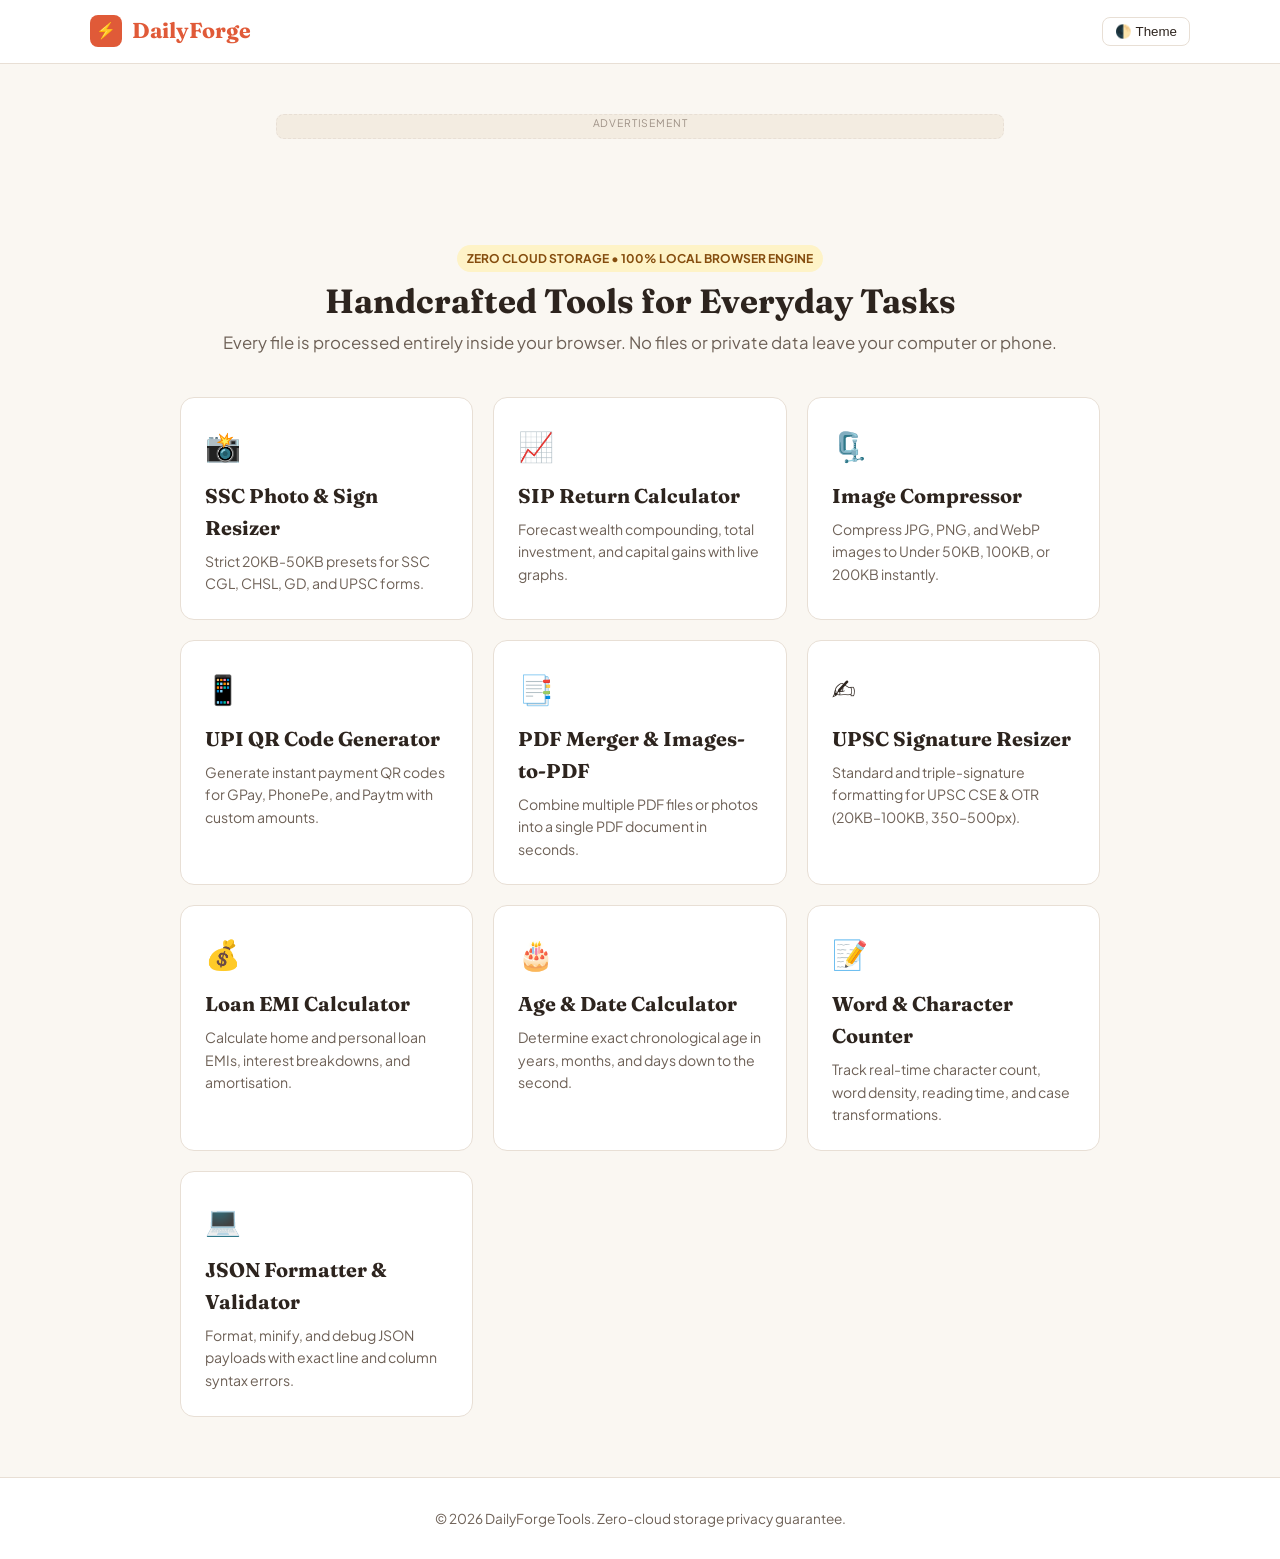
<file: index.html>
<!DOCTYPE html>
<html lang="en">
<head>
  <meta charset="UTF-8">
  <meta name="viewport" content="width=device-width, initial-scale=1.0">
  <title>DailyForge — 100% Free, Private & Offline-Safe Web Tools</title>
  <meta name="description" content="Fast, client-side daily tools for students, creators, and professionals. SSC photo resizer, image compressor, SIP calculator, QR generator, and PDF merger. Zero server uploads.">
  <link rel="canonical" href="https://dailyforge.tools/">
  <link rel="preconnect" href="https://fonts.googleapis.com">
  <link rel="preconnect" href="https://fonts.gstatic.com" crossorigin>
  <link href="https://fonts.googleapis.com/css2?family=Fraunces:opsz,wght@9..144,600;700&family=Plus+Jakarta+Sans:wght@400;500;600;700&display=swap" rel="stylesheet">
  <link rel="stylesheet" href="css/main.css">
  <script src="js/shared.js" defer></script>
  <script type="application/ld+json">
  {
    "@context": "https://schema.org",
    "@type": "WebSite",
    "name": "DailyForge",
    "url": "https://dailyforge.tools/",
    "potentialAction": {
      "@type": "SearchAction",
      "target": "https://dailyforge.tools/?q={search_term_string}",
      "query-input": "required name=search_term_string"
    }
  }
  </script>
</head>
<body>
  <header class="site-header">
    <div class="nav-container">
      <a href="index.html" class="brand-logo">
        <span class="logo-mark">⚡</span>
        <span class="logo-text">DailyForge</span>
      </a>
      <div class="nav-links">
        <button class="theme-toggle-btn" onclick="toggleTheme()" aria-label="Toggle Dark/Light Mode">🌓 Theme</button>
      </div>
    </div>
  </header>

  <div class="ad-wrapper-leaderboard">
    <div class="ad-box">
      <span class="ad-tag">ADVERTISEMENT</span>
    </div>
  </div>

  <main class="main-content">
    <div class="page-title-block" style="text-align: center; margin: 30px 0 40px;">
      <span class="badge-tag">Zero Cloud Storage • 100% Local Browser Engine</span>
      <h1>Handcrafted Tools for Everyday Tasks</h1>
      <p class="subtitle">Every file is processed entirely inside your browser. No files or private data leave your computer or phone.</p>
    </div>

    <div class="tools-grid">
      <a href="tools/ssc-photo-resizer.html" class="hub-tool-card">
        <div class="hub-tool-icon">📸</div>
        <h2 class="hub-tool-title">SSC Photo & Sign Resizer</h2>
        <p class="hub-tool-desc">Strict 20KB-50KB presets for SSC CGL, CHSL, GD, and UPSC forms.</p>
      </a>

      <a href="tools/sip-calculator.html" class="hub-tool-card">
        <div class="hub-tool-icon">📈</div>
        <h2 class="hub-tool-title">SIP Return Calculator</h2>
        <p class="hub-tool-desc">Forecast wealth compounding, total investment, and capital gains with live graphs.</p>
      </a>

      <a href="tools/image-compressor.html" class="hub-tool-card">
        <div class="hub-tool-icon">🗜️</div>
        <h2 class="hub-tool-title">Image Compressor</h2>
        <p class="hub-tool-desc">Compress JPG, PNG, and WebP images to Under 50KB, 100KB, or 200KB instantly.</p>
      </a>

      <a href="tools/upi-qr-generator.html" class="hub-tool-card">
        <div class="hub-tool-icon">📱</div>
        <h2 class="hub-tool-title">UPI QR Code Generator</h2>
        <p class="hub-tool-desc">Generate instant payment QR codes for GPay, PhonePe, and Paytm with custom amounts.</p>
      </a>

      <a href="tools/pdf-merger.html" class="hub-tool-card">
        <div class="hub-tool-icon">📑</div>
        <h2 class="hub-tool-title">PDF Merger & Images-to-PDF</h2>
        <p class="hub-tool-desc">Combine multiple PDF files or photos into a single PDF document in seconds.</p>
      </a>

      <a href="tools/upsc-signature-resizer.html" class="hub-tool-card">
      <div class="hub-tool-icon">✍️</div>
      <h2 class="hub-tool-title">UPSC Signature Resizer</h2>
      <p class="hub-tool-desc">Standard and triple-signature formatting for UPSC CSE & OTR (20KB–100KB, 350–500px).</p>
      </a>
      
      <a href="tools/emi-calculator.html" class="hub-tool-card">
        <div class="hub-tool-icon">💰</div>
        <h2 class="hub-tool-title">Loan EMI Calculator</h2>
        <p class="hub-tool-desc">Calculate home and personal loan EMIs, interest breakdowns, and amortisation.</p>
      </a>

      <a href="tools/age-calculator.html" class="hub-tool-card">
        <div class="hub-tool-icon">🎂</div>
        <h2 class="hub-tool-title">Age & Date Calculator</h2>
        <p class="hub-tool-desc">Determine exact chronological age in years, months, and days down to the second.</p>
      </a>

      <a href="tools/word-counter.html" class="hub-tool-card">
        <div class="hub-tool-icon">📝</div>
        <h2 class="hub-tool-title">Word & Character Counter</h2>
        <p class="hub-tool-desc">Track real-time character count, word density, reading time, and case transformations.</p>
      </a>

      <a href="tools/json-formatter.html" class="hub-tool-card">
        <div class="hub-tool-icon">💻</div>
        <h2 class="hub-tool-title">JSON Formatter & Validator</h2>
        <p class="hub-tool-desc">Format, minify, and debug JSON payloads with exact line and column syntax errors.</p>
      </a>
    </div>
  </main>

  <footer class="site-footer">
    <p>&copy; 2026 DailyForge Tools. Zero-cloud storage privacy guarantee.</p>
  </footer>
</body>
</html>
</file>
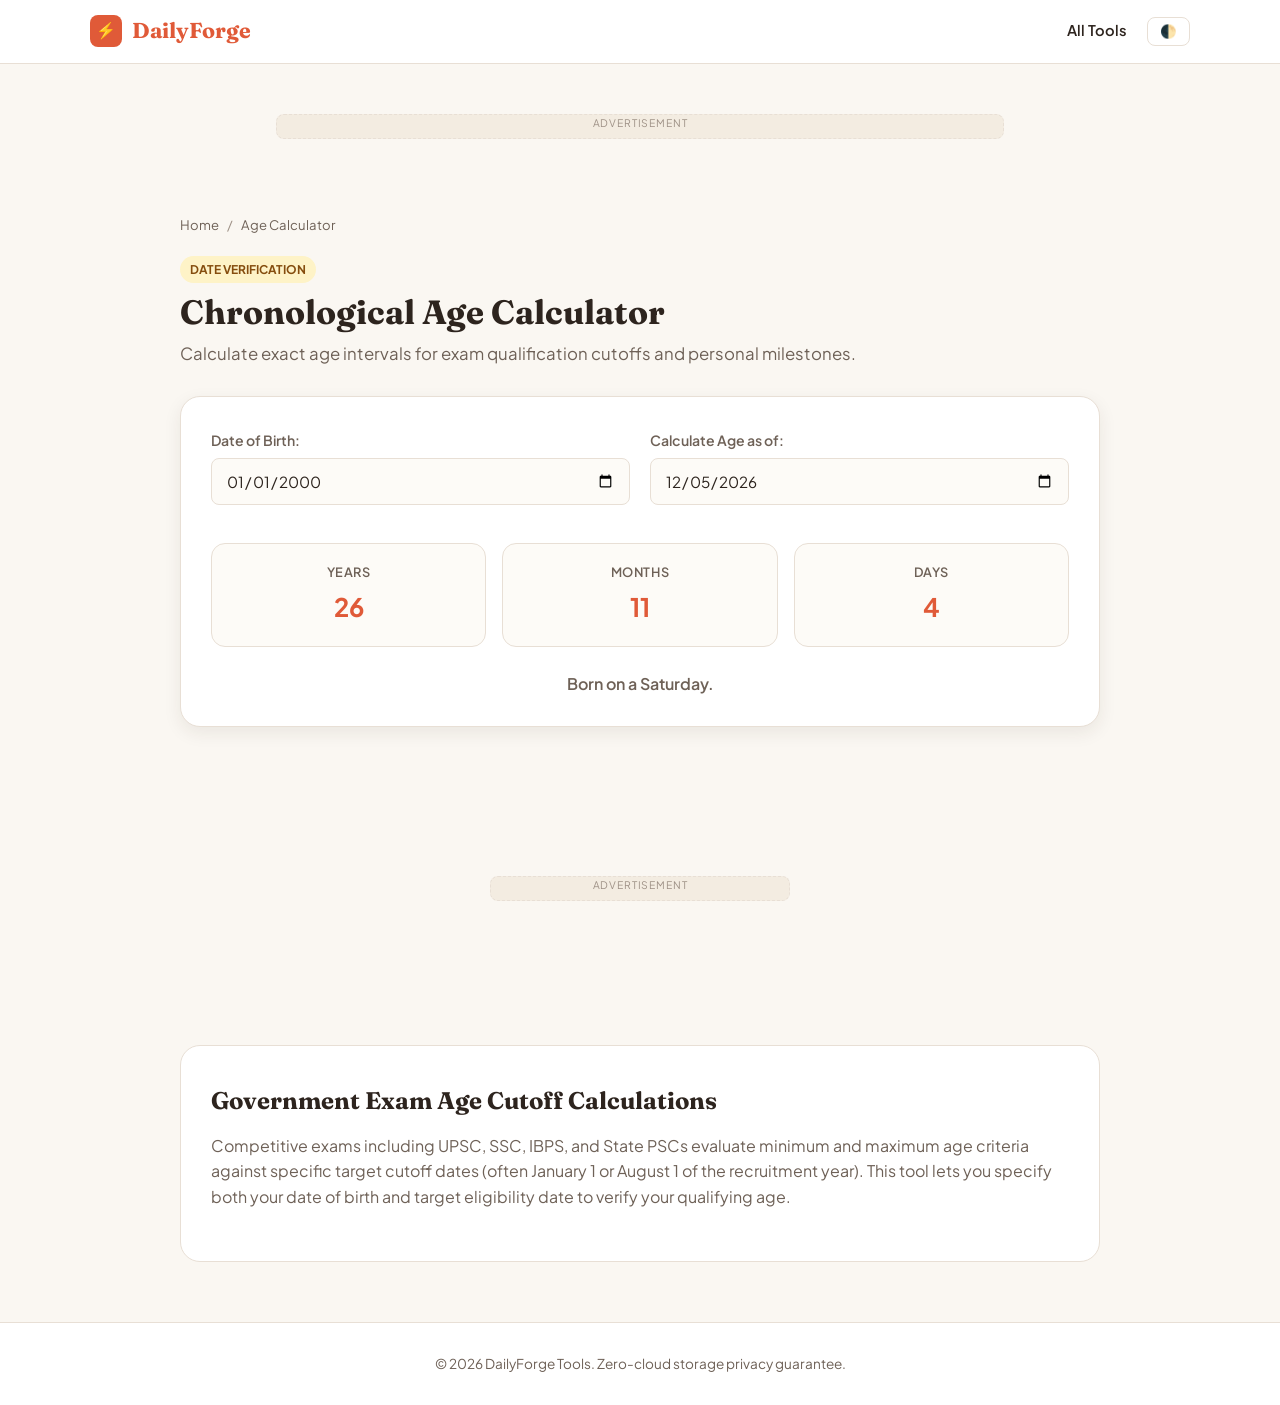
<file: tools/age-calculator.html>
<!DOCTYPE html>
<html lang="en">
<head>
  <meta charset="UTF-8">
  <meta name="viewport" content="width=device-width, initial-scale=1.0">
  <title>Exact Age Calculator — Chronological Age & DOB Breakdown</title>
  <meta name="description" content="Calculate your exact age in years, months, days, hours, and minutes from your date of birth. Find your birth day of the week and next birthday countdown.">
  <link rel="canonical" href="https://dailyforge.tools/tools/age-calculator.html">
  <link rel="preconnect" href="https://fonts.googleapis.com">
  <link rel="preconnect" href="https://fonts.gstatic.com" crossorigin>
  <link href="https://fonts.googleapis.com/css2?family=Fraunces:opsz,wght@9..144,600;700&family=Plus+Jakarta+Sans:wght@400;500;600;700&display=swap" rel="stylesheet">
  <link rel="stylesheet" href="../css/main.css">
  <script src="../js/shared.js" defer></script>
</head>
<body>
  <header class="site-header">
    <div class="nav-container">
      <a href="../index.html" class="brand-logo"><span class="logo-mark">⚡</span><span class="logo-text">DailyForge</span></a>
      <div class="nav-links">
        <a href="../index.html">All Tools</a>
        <button class="theme-toggle-btn" onclick="toggleTheme()" aria-label="Toggle Theme">🌓</button>
      </div>
    </div>
  </header>

  <div class="ad-wrapper-leaderboard"><div class="ad-box"><span class="ad-tag">ADVERTISEMENT</span></div></div>

  <main class="main-content">
    <nav class="breadcrumbs">
      <ol>
        <li><a href="../index.html">Home</a></li>
        <li aria-current="page">Age Calculator</li>
      </ol>
    </nav>

    <div class="page-title-block">
      <span class="badge-tag">Date Verification</span>
      <h1>Chronological Age Calculator</h1>
      <p class="subtitle">Calculate exact age intervals for exam qualification cutoffs and personal milestones.</p>
    </div>

    <section class="tool-canvas-container">
      <div style="display:grid; grid-template-columns: repeat(auto-fit, minmax(240px, 1fr)); gap: 20px;">
        <div class="form-group">
          <label for="dob">Date of Birth:</label>
          <input type="date" id="dob" class="input-field" value="2000-01-01">
        </div>
        <div class="form-group">
          <label for="targetDate">Calculate Age as of:</label>
          <input type="date" id="targetDate" class="input-field">
        </div>
      </div>

      <div class="metrics-grid" style="margin-top:20px;">
        <div class="metric-card">
          <div class="metric-label">Years</div>
          <div class="metric-value" id="ageYears">0</div>
        </div>
        <div class="metric-card">
          <div class="metric-label">Months</div>
          <div class="metric-value" id="ageMonths">0</div>
        </div>
        <div class="metric-card">
          <div class="metric-label">Days</div>
          <div class="metric-value" id="ageDays">0</div>
        </div>
      </div>
      <p id="extraMeta" style="text-align:center; font-weight:600; color:var(--text-muted); margin-top:14px;"></p>
    </section>

    <div class="ad-wrapper-rectangle"><div class="ad-box"><span class="ad-tag">ADVERTISEMENT</span></div></div>

    <article class="seo-article">
      <h2>Government Exam Age Cutoff Calculations</h2>
      <p>Competitive exams including UPSC, SSC, IBPS, and State PSCs evaluate minimum and maximum age criteria against specific target cutoff dates (often January 1 or August 1 of the recruitment year). This tool lets you specify both your date of birth and target eligibility date to verify your qualifying age.</p>
    </article>
  </main>

  <footer class="site-footer">
    <p>&copy; 2026 DailyForge Tools. Zero-cloud storage privacy guarantee.</p>
  </footer>

  <script>
    const dobInput = document.getElementById('dob');
    const targetInput = document.getElementById('targetDate');
    targetInput.value = new Date().toISOString().split('T')[0];

    function calculateAge() {
      const dob = new Date(dobInput.value);
      const target = new Date(targetInput.value);

      if (isNaN(dob.getTime()) || isNaN(target.getTime()) || dob > target) return;

      let years = target.getFullYear() - dob.getFullYear();
      let months = target.getMonth() - dob.getMonth();
      let days = target.getDate() - dob.getDate();

      if (days < 0) {
        months--;
        const prevMonth = new Date(target.getFullYear(), target.getMonth(), 0);
        days += prevMonth.getDate();
      }
      if (months < 0) {
        years--;
        months += 12;
      }

      document.getElementById('ageYears').innerText = years;
      document.getElementById('ageMonths').innerText = months;
      document.getElementById('ageDays').innerText = days;

      const daysOfWeek = ["Sunday", "Monday", "Tuesday", "Wednesday", "Thursday", "Friday", "Saturday"];
      document.getElementById('extraMeta').innerText = `Born on a ${daysOfWeek[dob.getDay()]}.`;
    }

    dobInput.addEventListener('change', calculateAge);
    targetInput.addEventListener('change', calculateAge);
    calculateAge();
  </script>
</body>
</html>
</file>
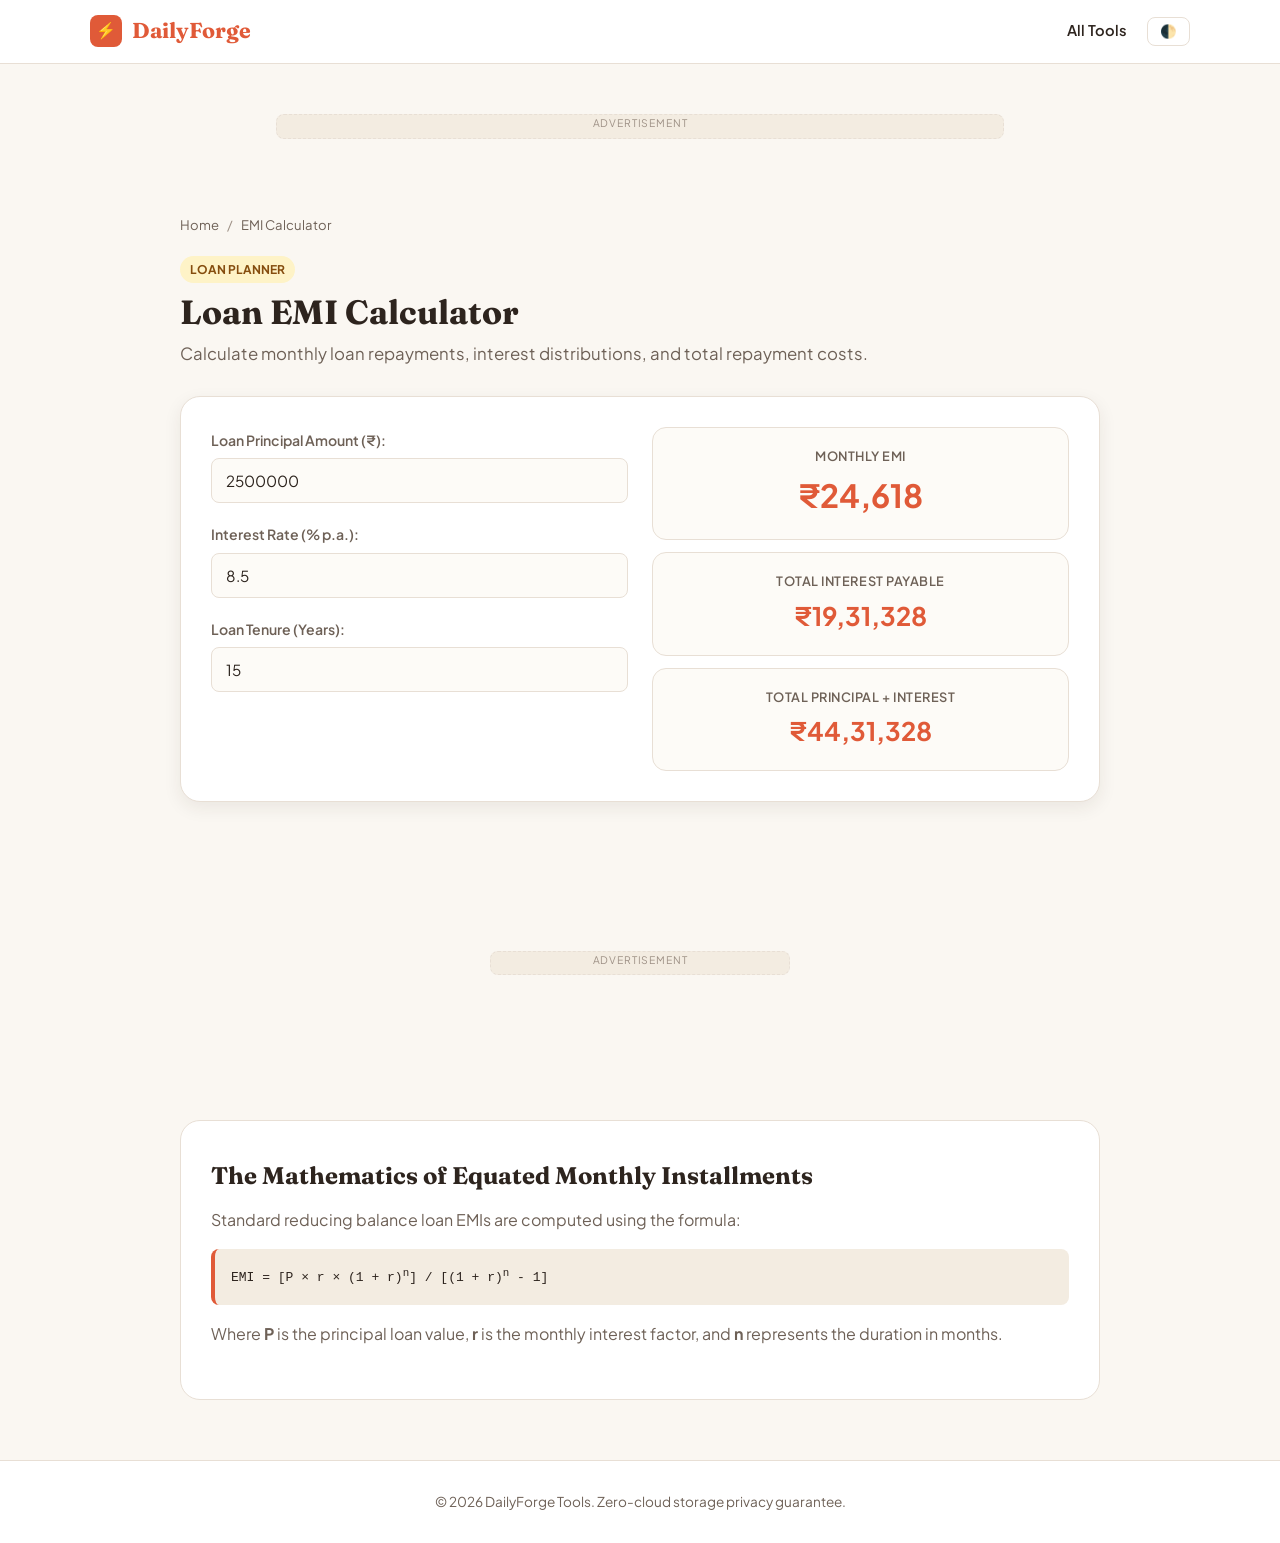
<file: tools/emi-calculator.html>
<!DOCTYPE html>
<html lang="en">
<head>
  <meta charset="UTF-8">
  <meta name="viewport" content="width=device-width, initial-scale=1.0">
  <title>Loan EMI Calculator — Home & Personal Loan EMI Planner</title>
  <meta name="description" content="Calculate equated monthly installments (EMI) for home, car, and personal loans with interest breakdowns and total repayment schedules.">
  <link rel="canonical" href="https://dailyforge.tools/tools/emi-calculator.html">
  <link rel="preconnect" href="https://fonts.googleapis.com">
  <link rel="preconnect" href="https://fonts.gstatic.com" crossorigin>
  <link href="https://fonts.googleapis.com/css2?family=Fraunces:opsz,wght@9..144,600;700&family=Plus+Jakarta+Sans:wght@400;500;600;700&display=swap" rel="stylesheet">
  <link rel="stylesheet" href="../css/main.css">
  <script src="../js/shared.js" defer></script>
</head>
<body>
  <header class="site-header">
    <div class="nav-container">
      <a href="../index.html" class="brand-logo"><span class="logo-mark">⚡</span><span class="logo-text">DailyForge</span></a>
      <div class="nav-links">
        <a href="../index.html">All Tools</a>
        <button class="theme-toggle-btn" onclick="toggleTheme()" aria-label="Toggle Theme">🌓</button>
      </div>
    </div>
  </header>

  <div class="ad-wrapper-leaderboard"><div class="ad-box"><span class="ad-tag">ADVERTISEMENT</span></div></div>

  <main class="main-content">
    <nav class="breadcrumbs">
      <ol>
        <li><a href="../index.html">Home</a></li>
        <li aria-current="page">EMI Calculator</li>
      </ol>
    </nav>

    <div class="page-title-block">
      <span class="badge-tag">Loan Planner</span>
      <h1>Loan EMI Calculator</h1>
      <p class="subtitle">Calculate monthly loan repayments, interest distributions, and total repayment costs.</p>
    </div>

    <section class="tool-canvas-container">
      <div style="display:grid; grid-template-columns: repeat(auto-fit, minmax(260px, 1fr)); gap: 24px;">
        <div>
          <div class="form-group">
            <label for="principal">Loan Principal Amount (₹):</label>
            <input type="number" id="principal" class="input-field" value="2500000" step="50000">
          </div>
          <div class="form-group">
            <label for="interest">Interest Rate (% p.a.):</label>
            <input type="number" id="interest" class="input-field" value="8.5" step="0.1">
          </div>
          <div class="form-group">
            <label for="tenure">Loan Tenure (Years):</label>
            <input type="number" id="tenure" class="input-field" value="15" step="1">
          </div>
        </div>

        <div style="display:flex; flex-direction:column; justify-content:center;">
          <div class="metric-card" style="margin-bottom:12px;">
            <div class="metric-label">Monthly EMI</div>
            <div class="metric-value" id="emiVal" style="font-size:2rem; color:var(--terracotta);">₹0</div>
          </div>
          <div class="metric-card" style="margin-bottom:12px;">
            <div class="metric-label">Total Interest Payable</div>
            <div class="metric-value" id="interestVal">₹0</div>
          </div>
          <div class="metric-card">
            <div class="metric-label">Total Principal + Interest</div>
            <div class="metric-value" id="totalPaymentVal">₹0</div>
          </div>
        </div>
      </div>
    </section>

    <div class="ad-wrapper-rectangle"><div class="ad-box"><span class="ad-tag">ADVERTISEMENT</span></div></div>

    <article class="seo-article">
      <h2>The Mathematics of Equated Monthly Installments</h2>
      <p>Standard reducing balance loan EMIs are computed using the formula:</p>
      <blockquote style="background:var(--bg-sunken); padding:16px; border-left:4px solid var(--terracotta); border-radius:var(--radius-sm); font-family:monospace; margin:16px 0;">
        EMI = [P × r × (1 + r)<sup>n</sup>] / [(1 + r)<sup>n</sup> - 1]
      </blockquote>
      <p>Where <strong>P</strong> is the principal loan value, <strong>r</strong> is the monthly interest factor, and <strong>n</strong> represents the duration in months.</p>
    </article>
  </main>

  <footer class="site-footer">
    <p>&copy; 2026 DailyForge Tools. Zero-cloud storage privacy guarantee.</p>
  </footer>

  <script>
    const pInput = document.getElementById('principal');
    const iInput = document.getElementById('interest');
    const tInput = document.getElementById('tenure');

    function fmt(num) {
      return '₹' + Math.round(num).toLocaleString('en-IN');
    }

    function calcEmi() {
      const p = parseFloat(pInput.value) || 0;
      const r = (parseFloat(iInput.value) || 0) / 12 / 100;
      const n = (parseFloat(tInput.value) || 0) * 12;

      if (p <= 0 || r <= 0 || n <= 0) return;

      const emi = (p * r * Math.pow(1 + r, n)) / (Math.pow(1 + r, n) - 1);
      const totalPay = emi * n;
      const totalInterest = totalPay - p;

      document.getElementById('emiVal').innerText = fmt(emi);
      document.getElementById('interestVal').innerText = fmt(totalInterest);
      document.getElementById('totalPaymentVal').innerText = fmt(totalPay);
    }

    [pInput, iInput, tInput].forEach(el => el.addEventListener('input', calcEmi));
    calcEmi();
  </script>
</body>
</html>
</file>
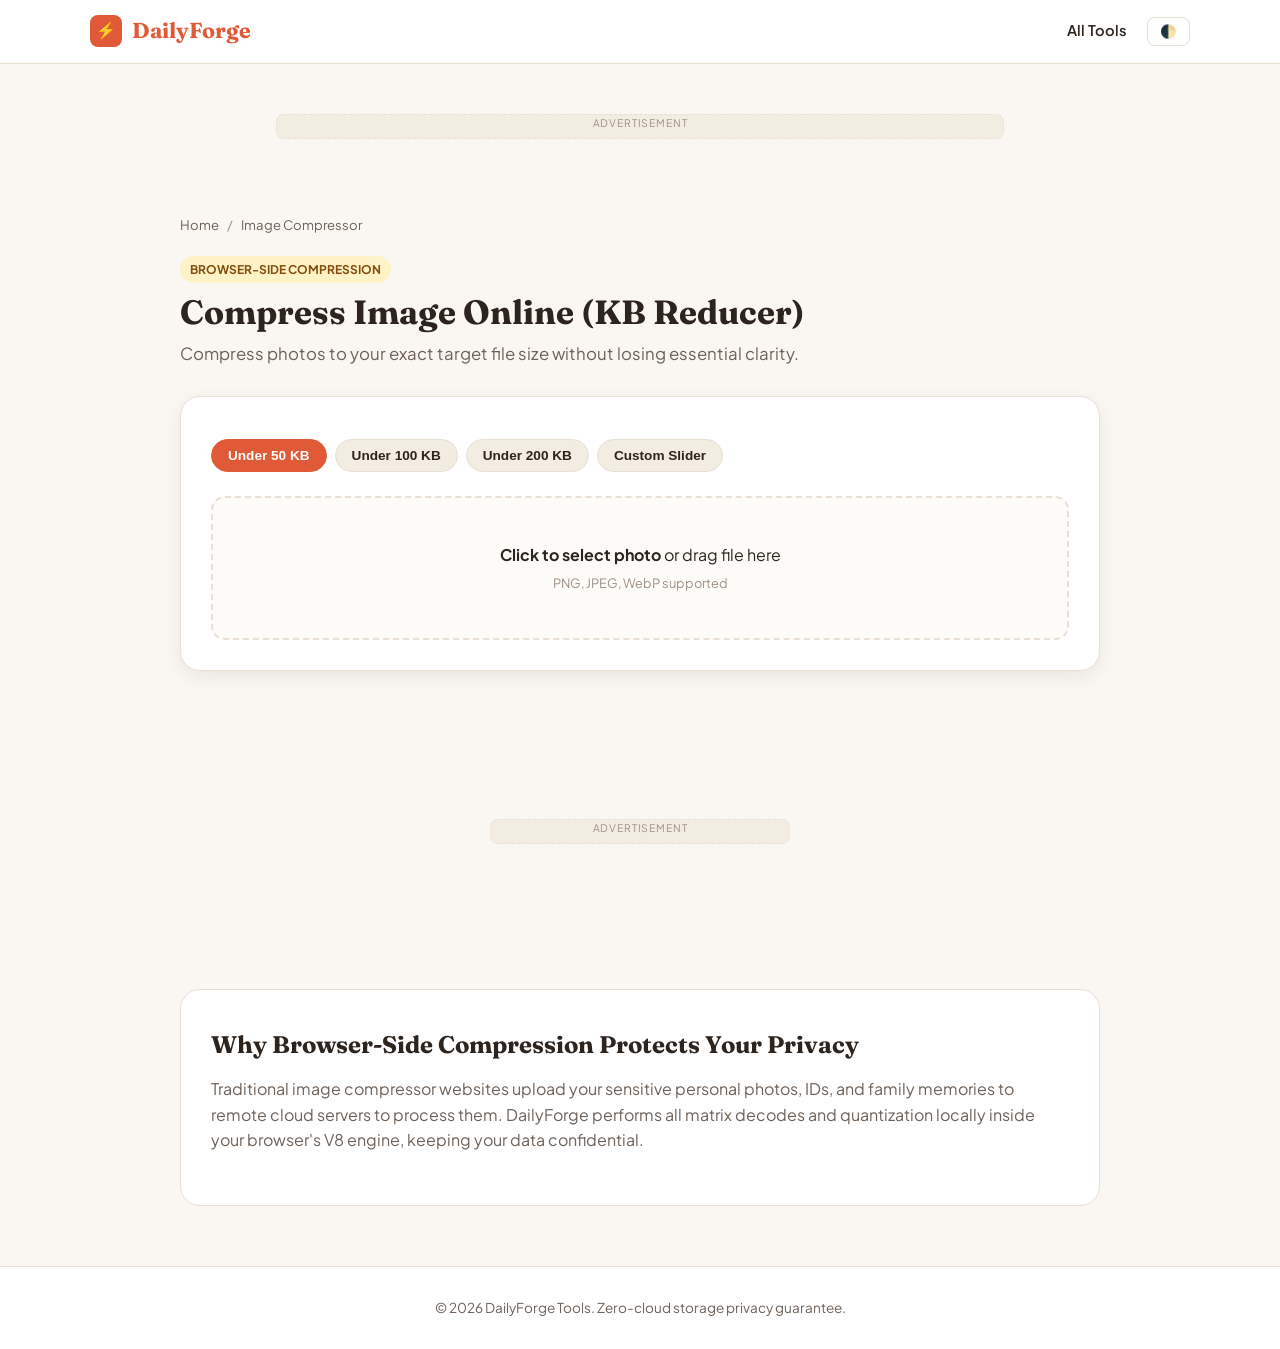
<file: tools/image-compressor.html>
<!DOCTYPE html>
<html lang="en">
<head>
  <meta charset="UTF-8">
  <meta name="viewport" content="width=device-width, initial-scale=1.0">
  <title>Compress Image Online — Reduce Photo Size in KB (Zero Uploads)</title>
  <meta name="description" content="Compress JPG, PNG, and WebP images to Under 50KB, 100KB, or 200KB directly in your browser. 100% private, client-side, zero cloud upload.">
  <link rel="canonical" href="https://dailyforge.tools/tools/image-compressor.html">
  <link rel="preconnect" href="https://fonts.googleapis.com">
  <link rel="preconnect" href="https://fonts.gstatic.com" crossorigin>
  <link href="https://fonts.googleapis.com/css2?family=Fraunces:opsz,wght@9..144,600;700&family=Plus+Jakarta+Sans:wght@400;500;600;700&display=swap" rel="stylesheet">
  <link rel="stylesheet" href="../css/main.css">
  <script src="../js/shared.js" defer></script>
</head>
<body>
  <header class="site-header">
    <div class="nav-container">
      <a href="../index.html" class="brand-logo"><span class="logo-mark">⚡</span><span class="logo-text">DailyForge</span></a>
      <div class="nav-links">
        <a href="../index.html">All Tools</a>
        <button class="theme-toggle-btn" onclick="toggleTheme()" aria-label="Toggle Theme">🌓</button>
      </div>
    </div>
  </header>

  <div class="ad-wrapper-leaderboard"><div class="ad-box"><span class="ad-tag">ADVERTISEMENT</span></div></div>

  <main class="main-content">
    <nav class="breadcrumbs">
      <ol>
        <li><a href="../index.html">Home</a></li>
        <li aria-current="page">Image Compressor</li>
      </ol>
    </nav>

    <div class="page-title-block">
      <span class="badge-tag">Browser-Side Compression</span>
      <h1>Compress Image Online (KB Reducer)</h1>
      <p class="subtitle">Compress photos to your exact target file size without losing essential clarity.</p>
    </div>

    <section class="tool-canvas-container">
      <div class="radio-pill-group">
        <button class="pill active" data-target="50">Under 50 KB</button>
        <button class="pill" data-target="100">Under 100 KB</button>
        <button class="pill" data-target="200">Under 200 KB</button>
        <button class="pill" data-target="custom">Custom Slider</button>
      </div>

      <div class="drop-zone" onclick="document.getElementById('imgUpload').click()">
        <input type="file" id="imgUpload" accept="image/jpeg,image/png,image/webp" style="display:none;">
        <p><strong>Click to select photo</strong> or drag file here</p>
        <span class="drop-sub">PNG, JPEG, WebP supported</span>
      </div>

      <div id="compControls" style="display:none; margin-top:24px;">
        <div class="form-group" id="sliderGroup" style="display:none;">
          <label>Quality Level: <span id="qualityVal">75</span>%</label>
          <input type="range" id="qualityRange" min="5" max="100" value="75" style="width:100%;">
        </div>

        <div class="metrics-grid">
          <div class="metric-card">
            <div class="metric-label">Original</div>
            <div class="metric-value" id="rawSize">0 KB</div>
          </div>
          <div class="metric-card">
            <div class="metric-label">Compressed</div>
            <div class="metric-value" id="reducedSize" style="color:var(--terracotta);">0 KB</div>
          </div>
          <div class="metric-card">
            <div class="metric-label">Savings</div>
            <div class="metric-value" id="savedPercent">0%</div>
          </div>
        </div>

        <div style="text-align:center; margin-top:20px;">
          <button id="saveImgBtn" class="btn-primary">Download Compressed Image</button>
        </div>
      </div>
    </section>

    <div class="ad-wrapper-rectangle"><div class="ad-box"><span class="ad-tag">ADVERTISEMENT</span></div></div>

    <article class="seo-article">
      <h2>Why Browser-Side Compression Protects Your Privacy</h2>
      <p>Traditional image compressor websites upload your sensitive personal photos, IDs, and family memories to remote cloud servers to process them. DailyForge performs all matrix decodes and quantization locally inside your browser's V8 engine, keeping your data confidential.</p>
    </article>
  </main>

  <footer class="site-footer">
    <p>&copy; 2026 DailyForge Tools. Zero-cloud storage privacy guarantee.</p>
  </footer>

  <script>
    const imgUpload = document.getElementById('imgUpload');
    const compControls = document.getElementById('compControls');
    const rawSizeLabel = document.getElementById('rawSize');
    const reducedSizeLabel = document.getElementById('reducedSize');
    const savedPercentLabel = document.getElementById('savedPercent');
    const qualityRange = document.getElementById('qualityRange');
    const qualityVal = document.getElementById('qualityVal');
    const sliderGroup = document.getElementById('sliderGroup');
    const saveImgBtn = document.getElementById('saveImgBtn');

    let activeImage = null;
    let targetKB = 50;
    let customMode = false;

    document.querySelectorAll('.radio-pill-group .pill').forEach(btn => {
      btn.addEventListener('click', () => {
        document.querySelectorAll('.radio-pill-group .pill').forEach(p => p.classList.remove('active'));
        btn.classList.add('active');
        const target = btn.getAttribute('data-target');
        if (target === 'custom') {
          customMode = true;
          sliderGroup.style.display = 'block';
        } else {
          customMode = false;
          sliderGroup.style.display = 'none';
          targetKB = parseInt(target, 10);
        }
        if (activeImage) runCompression();
      });
    });

    qualityRange.addEventListener('input', (e) => {
      qualityVal.innerText = e.target.value;
      if (activeImage && customMode) runCompression();
    });

    imgUpload.addEventListener('change', (e) => {
      if (!e.target.files.length) return;
      const file = e.target.files[0];
      rawSizeLabel.innerText = (file.size / 1024).toFixed(1) + ' KB';
      const reader = new FileReader();
      reader.onload = (event) => {
        activeImage = new Image();
        activeImage.onload = () => {
          compControls.style.display = 'block';
          runCompression();
        };
        activeImage.src = event.target.result;
      };
      reader.readAsDataURL(file);
    });

    function runCompression() {
      const canvas = document.createElement('canvas');
      canvas.width = activeImage.width;
      canvas.height = activeImage.height;
      const ctx = canvas.getContext('2d');
      ctx.drawImage(activeImage, 0, 0);

      let chosenQuality = customMode ? (parseInt(qualityRange.value, 10) / 100) : 0.8;

      if (!customMode) {
        let low = 0.05, high = 0.98;
        for (let i = 0; i < 7; i++) {
          let mid = (low + high) / 2;
          let data = canvas.toDataURL('image/jpeg', mid);
          let kb = Math.round((data.length - 22) * 3 / 4) / 1024;
          chosenQuality = mid;
          if (kb > targetKB) high = mid;
          else low = mid;
        }
      }

      canvas.toBlob((blob) => {
        const outKB = blob.size / 1024;
        reducedSizeLabel.innerText = outKB.toFixed(1) + ' KB';
        const rawBytes = parseFloat(rawSizeLabel.innerText) * 1024;
        const saved = Math.max(0, Math.round(((rawBytes - blob.size) / rawBytes) * 100));
        savedPercentLabel.innerText = `${saved}%`;

        saveImgBtn.onclick = () => {
          const a = document.createElement('a');
          a.download = `compressed-${Date.now()}.jpg`;
          a.href = URL.createObjectURL(blob);
          a.click();
        };
      }, 'image/jpeg', chosenQuality);
    }
  </script>
</body>
</html>
</file>
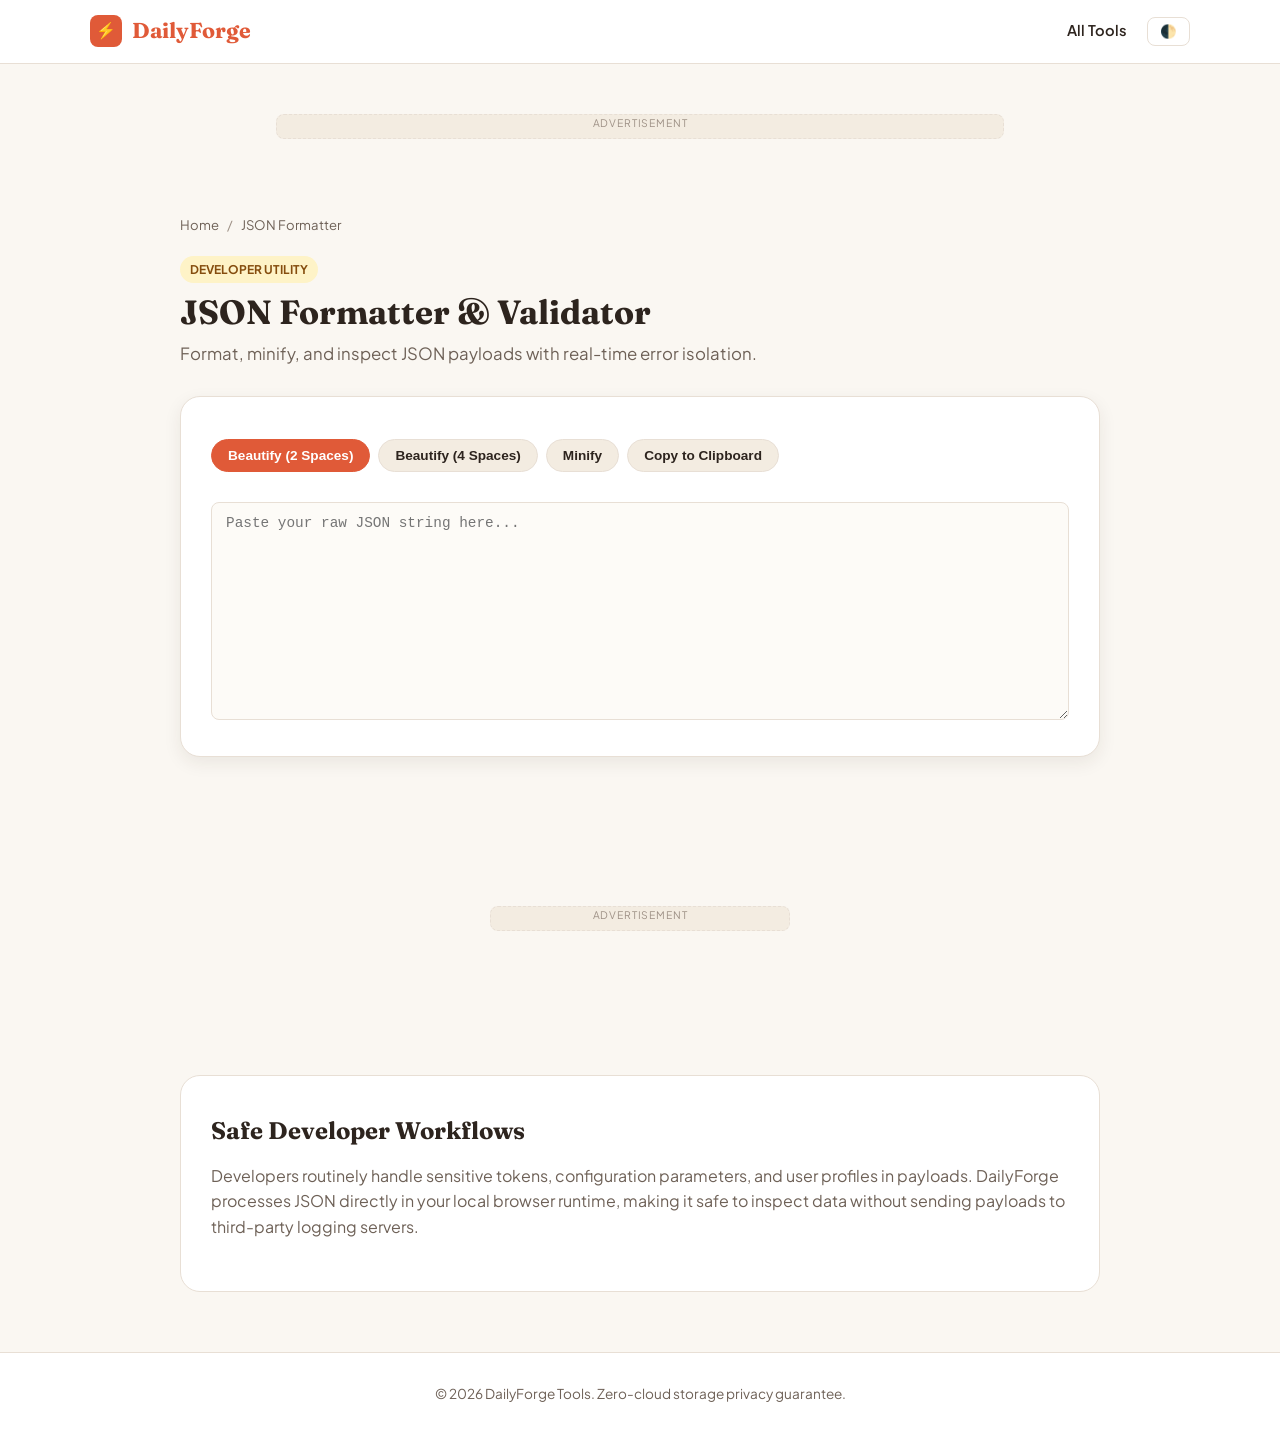
<file: tools/json-formatter.html>
<!DOCTYPE html>
<html lang="en">
<head>
  <meta charset="UTF-8">
  <meta name="viewport" content="width=device-width, initial-scale=1.0">
  <title>JSON Formatter & Validator — Beautify & Debug JSON Online</title>
  <meta name="description" content="Online JSON formatter, minifier, and validator with instant syntax error detection. Safely parses code locally without network requests.">
  <link rel="canonical" href="https://dailyforge.tools/tools/json-formatter.html">
  <link rel="preconnect" href="https://fonts.googleapis.com">
  <link rel="preconnect" href="https://fonts.gstatic.com" crossorigin>
  <link href="https://fonts.googleapis.com/css2?family=Fraunces:opsz,wght@9..144,600;700&family=Plus+Jakarta+Sans:wght@400;500;600;700&display=swap" rel="stylesheet">
  <link rel="stylesheet" href="../css/main.css">
  <script src="../js/shared.js" defer></script>
</head>
<body>
  <header class="site-header">
    <div class="nav-container">
      <a href="../index.html" class="brand-logo"><span class="logo-mark">⚡</span><span class="logo-text">DailyForge</span></a>
      <div class="nav-links">
        <a href="../index.html">All Tools</a>
        <button class="theme-toggle-btn" onclick="toggleTheme()" aria-label="Toggle Theme">🌓</button>
      </div>
    </div>
  </header>

  <div class="ad-wrapper-leaderboard"><div class="ad-box"><span class="ad-tag">ADVERTISEMENT</span></div></div>

  <main class="main-content">
    <nav class="breadcrumbs">
      <ol>
        <li><a href="../index.html">Home</a></li>
        <li aria-current="page">JSON Formatter</li>
      </ol>
    </nav>

    <div class="page-title-block">
      <span class="badge-tag">Developer Utility</span>
      <h1>JSON Formatter &amp; Validator</h1>
      <p class="subtitle">Format, minify, and inspect JSON payloads with real-time error isolation.</p>
    </div>

    <section class="tool-canvas-container">
      <div class="pill-group">
        <button class="pill active" onclick="formatJSON(2)">Beautify (2 Spaces)</button>
        <button class="pill" onclick="formatJSON(4)">Beautify (4 Spaces)</button>
        <button class="pill" onclick="minifyJSON()">Minify</button>
        <button class="pill" onclick="copyJSON()">Copy to Clipboard</button>
      </div>

      <textarea id="jsonArea" class="input-field" rows="12" placeholder="Paste your raw JSON string here..." style="font-family:monospace; resize:vertical; font-size:0.9rem;"></textarea>

      <div id="statusAlert" style="margin-top:14px; padding:10px 14px; border-radius:var(--radius-sm); font-size:0.85rem; display:none;"></div>
    </section>

    <div class="ad-wrapper-rectangle"><div class="ad-box"><span class="ad-tag">ADVERTISEMENT</span></div></div>

    <article class="seo-article">
      <h2>Safe Developer Workflows</h2>
      <p>Developers routinely handle sensitive tokens, configuration parameters, and user profiles in payloads. DailyForge processes JSON directly in your local browser runtime, making it safe to inspect data without sending payloads to third-party logging servers.</p>
    </article>
  </main>

  <footer class="site-footer">
    <p>&copy; 2026 DailyForge Tools. Zero-cloud storage privacy guarantee.</p>
  </footer>

  <script>
    const jsonArea = document.getElementById('jsonArea');
    const statusAlert = document.getElementById('statusAlert');

    function notify(msg, isError) {
      statusAlert.style.display = 'block';
      statusAlert.style.background = isError ? '#FEE2E2' : '#DCFCE7';
      statusAlert.style.color = isError ? '#991B1B' : '#166534';
      statusAlert.innerText = msg;
    }

    function formatJSON(space) {
      try {
        if (!jsonArea.value.trim()) return;
        const parsed = JSON.parse(jsonArea.value);
        jsonArea.value = JSON.stringify(parsed, null, space);
        notify('Valid JSON formatted successfully!', false);
      } catch (e) {
        notify('Invalid JSON: ' + e.message, true);
      }
    }

    function minifyJSON() {
      try {
        if (!jsonArea.value.trim()) return;
        const parsed = JSON.parse(jsonArea.value);
        jsonArea.value = JSON.stringify(parsed);
        notify('JSON minified successfully!', false);
      } catch (e) {
        notify('Invalid JSON: ' + e.message, true);
      }
    }

    function copyJSON() {
      jsonArea.select();
      navigator.clipboard.writeText(jsonArea.value).then(() => {
        notify('Copied to clipboard!', false);
      });
    }
  </script>
</body>
</html>
</file>
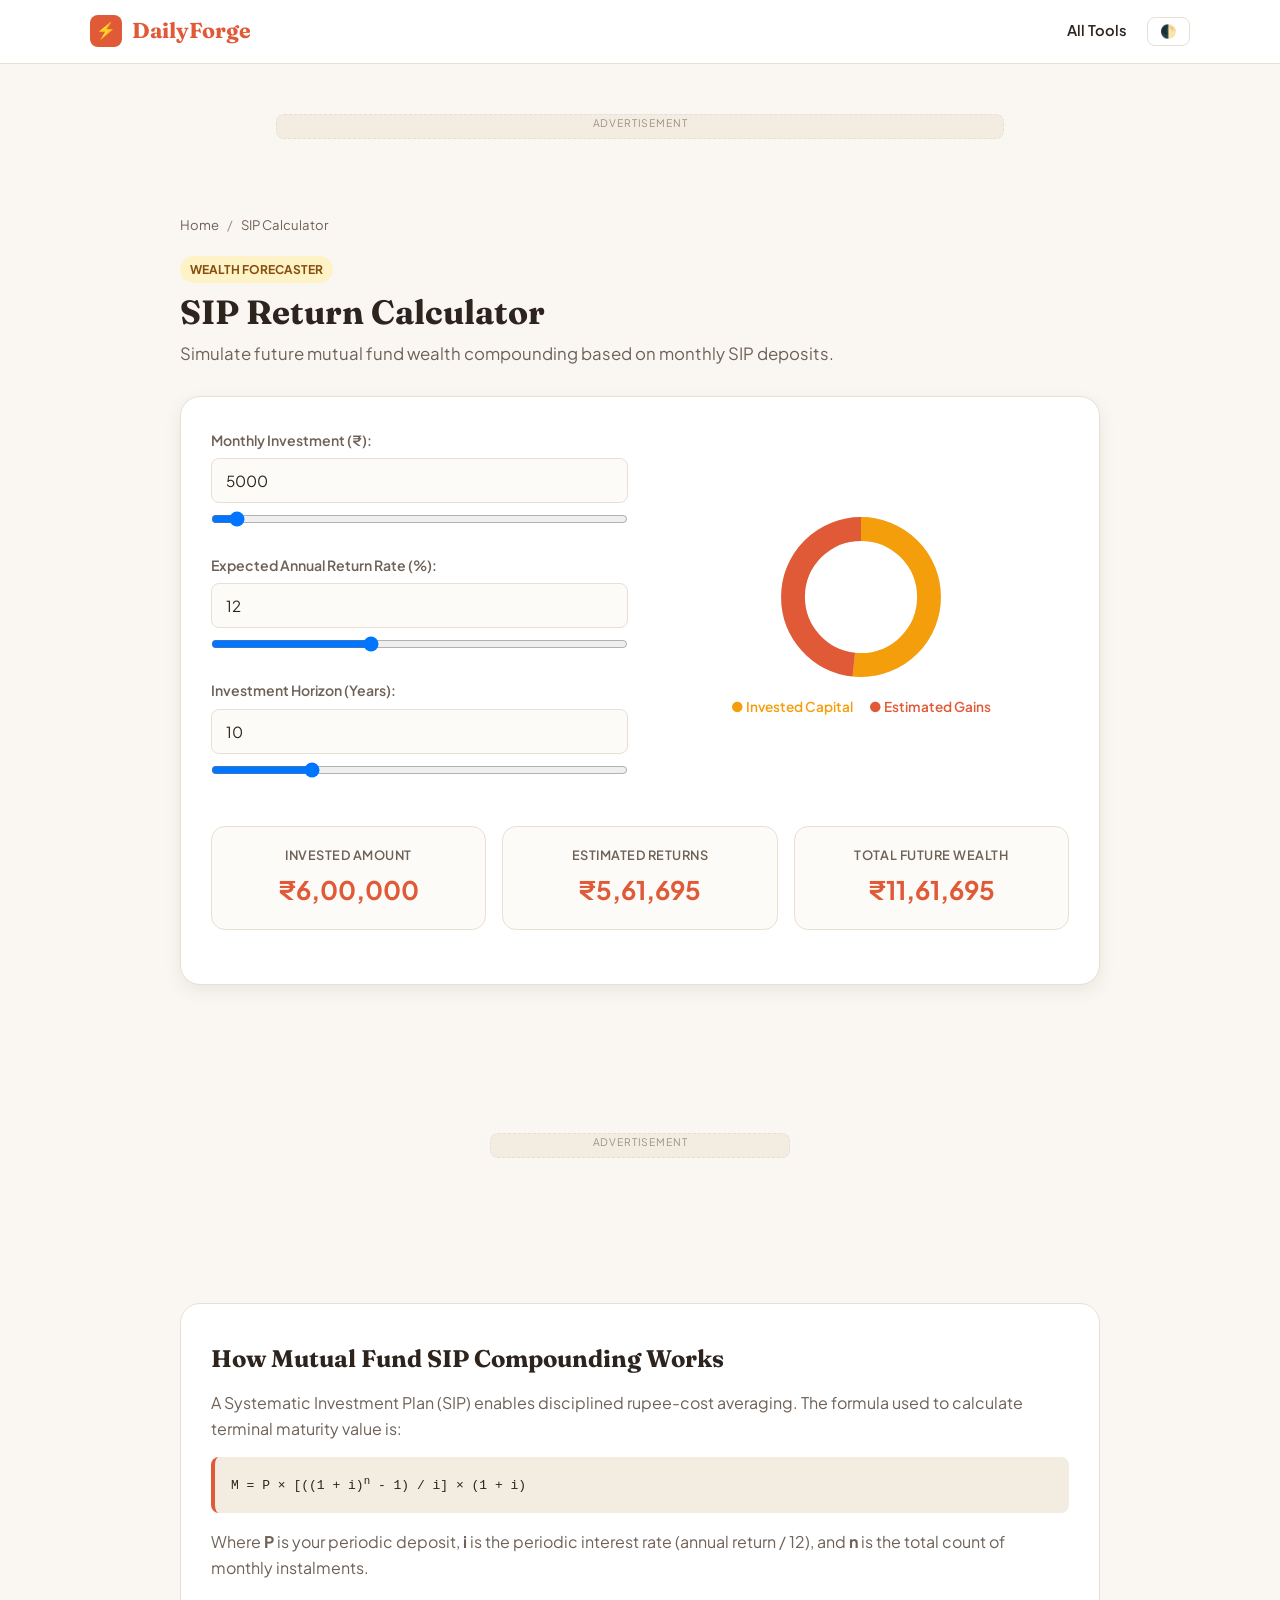
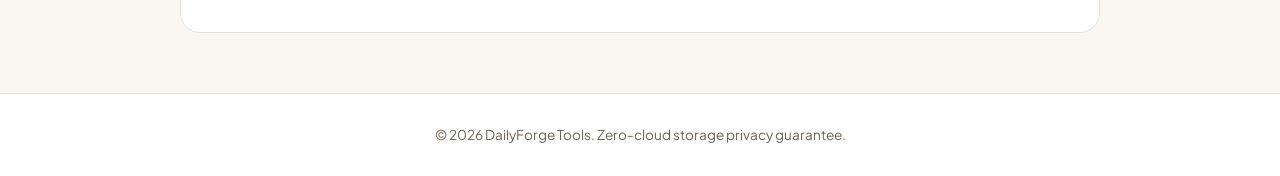
<file: tools/sip-calculator.html>
<!DOCTYPE html>
<html lang="en">
<head>
  <meta charset="UTF-8">
  <meta name="viewport" content="width=device-width, initial-scale=1.0">
  <title>SIP Calculator — Calculate Mutual Fund SIP Returns & Compounding</title>
  <meta name="description" content="Free SIP calculator online. Calculate the future maturity value of your monthly mutual fund investments with compounding interest and interactive breakdowns.">
  <link rel="canonical" href="https://dailyforge.tools/tools/sip-calculator.html">
  <link rel="preconnect" href="https://fonts.googleapis.com">
  <link rel="preconnect" href="https://fonts.gstatic.com" crossorigin>
  <link href="https://fonts.googleapis.com/css2?family=Fraunces:opsz,wght@9..144,600;700&family=Plus+Jakarta+Sans:wght@400;500;600;700&display=swap" rel="stylesheet">
  <link rel="stylesheet" href="../css/main.css">
  <script src="../js/shared.js" defer></script>
  <script type="application/ld+json">
  {
    "@context": "https://schema.org",
    "@type": "WebApplication",
    "name": "SIP Return Calculator",
    "url": "https://dailyforge.tools/tools/sip-calculator.html",
    "applicationCategory": "FinanceApplication",
    "operatingSystem": "All"
  }
  </script>
</head>
<body>
  <header class="site-header">
    <div class="nav-container">
      <a href="../index.html" class="brand-logo"><span class="logo-mark">⚡</span><span class="logo-text">DailyForge</span></a>
      <div class="nav-links">
        <a href="../index.html">All Tools</a>
        <button class="theme-toggle-btn" onclick="toggleTheme()" aria-label="Toggle Theme">🌓</button>
      </div>
    </div>
  </header>

  <div class="ad-wrapper-leaderboard"><div class="ad-box"><span class="ad-tag">ADVERTISEMENT</span></div></div>

  <main class="main-content">
    <nav class="breadcrumbs">
      <ol>
        <li><a href="../index.html">Home</a></li>
        <li aria-current="page">SIP Calculator</li>
      </ol>
    </nav>

    <div class="page-title-block">
      <span class="badge-tag">Wealth Forecaster</span>
      <h1>SIP Return Calculator</h1>
      <p class="subtitle">Simulate future mutual fund wealth compounding based on monthly SIP deposits.</p>
    </div>

    <section class="tool-canvas-container">
      <div style="display: grid; grid-template-columns: repeat(auto-fit, minmax(260px, 1fr)); gap: 24px;">
        <div>
          <div class="form-group">
            <label for="monthlyInv">Monthly Investment (₹):</label>
            <input type="number" id="monthlyInv" class="input-field" value="5000" step="500">
            <input type="range" id="monthlyInvRange" min="500" max="100000" step="500" value="5000" style="width:100%; margin-top:8px;">
          </div>
          <div class="form-group">
            <label for="expectedRate">Expected Annual Return Rate (%):</label>
            <input type="number" id="expectedRate" class="input-field" value="12" step="0.5">
            <input type="range" id="expectedRateRange" min="1" max="30" step="0.5" value="12" style="width:100%; margin-top:8px;">
          </div>
          <div class="form-group">
            <label for="years">Investment Horizon (Years):</label>
            <input type="number" id="years" class="input-field" value="10" step="1">
            <input type="range" id="yearsRange" min="1" max="40" step="1" value="10" style="width:100%; margin-top:8px;">
          </div>
        </div>

        <div style="display: flex; flex-direction: column; justify-content: center; align-items: center;">
          <svg id="sipDonut" viewBox="0 0 100 100" style="width: 170px; height: 170px; transform: rotate(-90deg);">
            <circle cx="50" cy="50" r="40" fill="transparent" stroke="var(--border-light)" stroke-width="14"></circle>
            <circle id="sipInvestedArc" cx="50" cy="50" r="40" fill="transparent" stroke="var(--amber)" stroke-width="14" stroke-dasharray="251.2" stroke-dashoffset="0"></circle>
            <circle id="sipGainsArc" cx="50" cy="50" r="40" fill="transparent" stroke="var(--terracotta)" stroke-width="14" stroke-dasharray="251.2" stroke-dashoffset="251.2"></circle>
          </svg>
          <div style="display:flex; gap:16px; margin-top:14px; font-size:0.85rem; font-weight:600;">
            <span style="color:var(--amber);">● Invested Capital</span>
            <span style="color:var(--terracotta);">● Estimated Gains</span>
          </div>
        </div>
      </div>

      <div class="metrics-grid">
        <div class="metric-card">
          <div class="metric-label">Invested Amount</div>
          <div class="metric-value" id="investedResult">₹6,00,000</div>
        </div>
        <div class="metric-card">
          <div class="metric-label">Estimated Returns</div>
          <div class="metric-value" id="returnsResult">₹5,61,695</div>
        </div>
        <div class="metric-card">
          <div class="metric-label">Total Future Wealth</div>
          <div class="metric-value" id="totalResult" style="color:var(--terracotta);">₹11,61,695</div>
        </div>
      </div>
    </section>

    <div class="ad-wrapper-rectangle"><div class="ad-box"><span class="ad-tag">ADVERTISEMENT</span></div></div>

    <article class="seo-article">
      <h2>How Mutual Fund SIP Compounding Works</h2>
      <p>A Systematic Investment Plan (SIP) enables disciplined rupee-cost averaging. The formula used to calculate terminal maturity value is:</p>
      <blockquote style="background:var(--bg-sunken); padding:16px; border-left:4px solid var(--terracotta); border-radius:var(--radius-sm); font-family:monospace; margin:16px 0;">
        M = P × [((1 + i)<sup>n</sup> - 1) / i] × (1 + i)
      </blockquote>
      <p>Where <strong>P</strong> is your periodic deposit, <strong>i</strong> is the periodic interest rate (annual return / 12), and <strong>n</strong> is the total count of monthly instalments.</p>
    </article>
  </main>

  <footer class="site-footer">
    <p>&copy; 2026 DailyForge Tools. Zero-cloud storage privacy guarantee.</p>
  </footer>

  <script>
    const mInput = document.getElementById('monthlyInv'), mRange = document.getElementById('monthlyInvRange');
    const rInput = document.getElementById('expectedRate'), rRange = document.getElementById('expectedRateRange');
    const yInput = document.getElementById('years'), yRange = document.getElementById('yearsRange');

    function sync(a, b) {
      a.addEventListener('input', () => { b.value = a.value; calculate(); });
      b.addEventListener('input', () => { a.value = b.value; calculate(); });
    }
    sync(mInput, mRange); sync(rInput, rRange); sync(yInput, yRange);

    function formatInr(val) {
      return '₹' + Math.round(val).toLocaleString('en-IN');
    }

    function calculate() {
      const P = parseFloat(mInput.value) || 0;
      const rate = parseFloat(rInput.value) || 0;
      const yr = parseFloat(yInput.value) || 0;
      const i = (rate / 100) / 12;
      const n = yr * 12;

      const invested = P * n;
      let total = 0;
      if (i > 0) {
        total = P * ((Math.pow(1 + i, n) - 1) / i) * (1 + i);
      } else {
        total = invested;
      }
      const gains = total - invested;

      document.getElementById('investedResult').innerText = formatInr(invested);
      document.getElementById('returnsResult').innerText = formatInr(gains);
      document.getElementById('totalResult').innerText = formatInr(total);

      const circumference = 251.2;
      const invRatio = total > 0 ? (invested / total) : 1;
      const gainsRatio = total > 0 ? (gains / total) : 0;
      document.getElementById('sipInvestedArc').style.strokeDashoffset = (circumference * (1 - invRatio));
      document.getElementById('sipGainsArc').style.strokeDasharray = `${circumference * gainsRatio} ${circumference}`;
      document.getElementById('sipGainsArc').style.strokeDashoffset = -(circumference * invRatio);
    }
    calculate();
  </script>
</body>
</html>
</file>
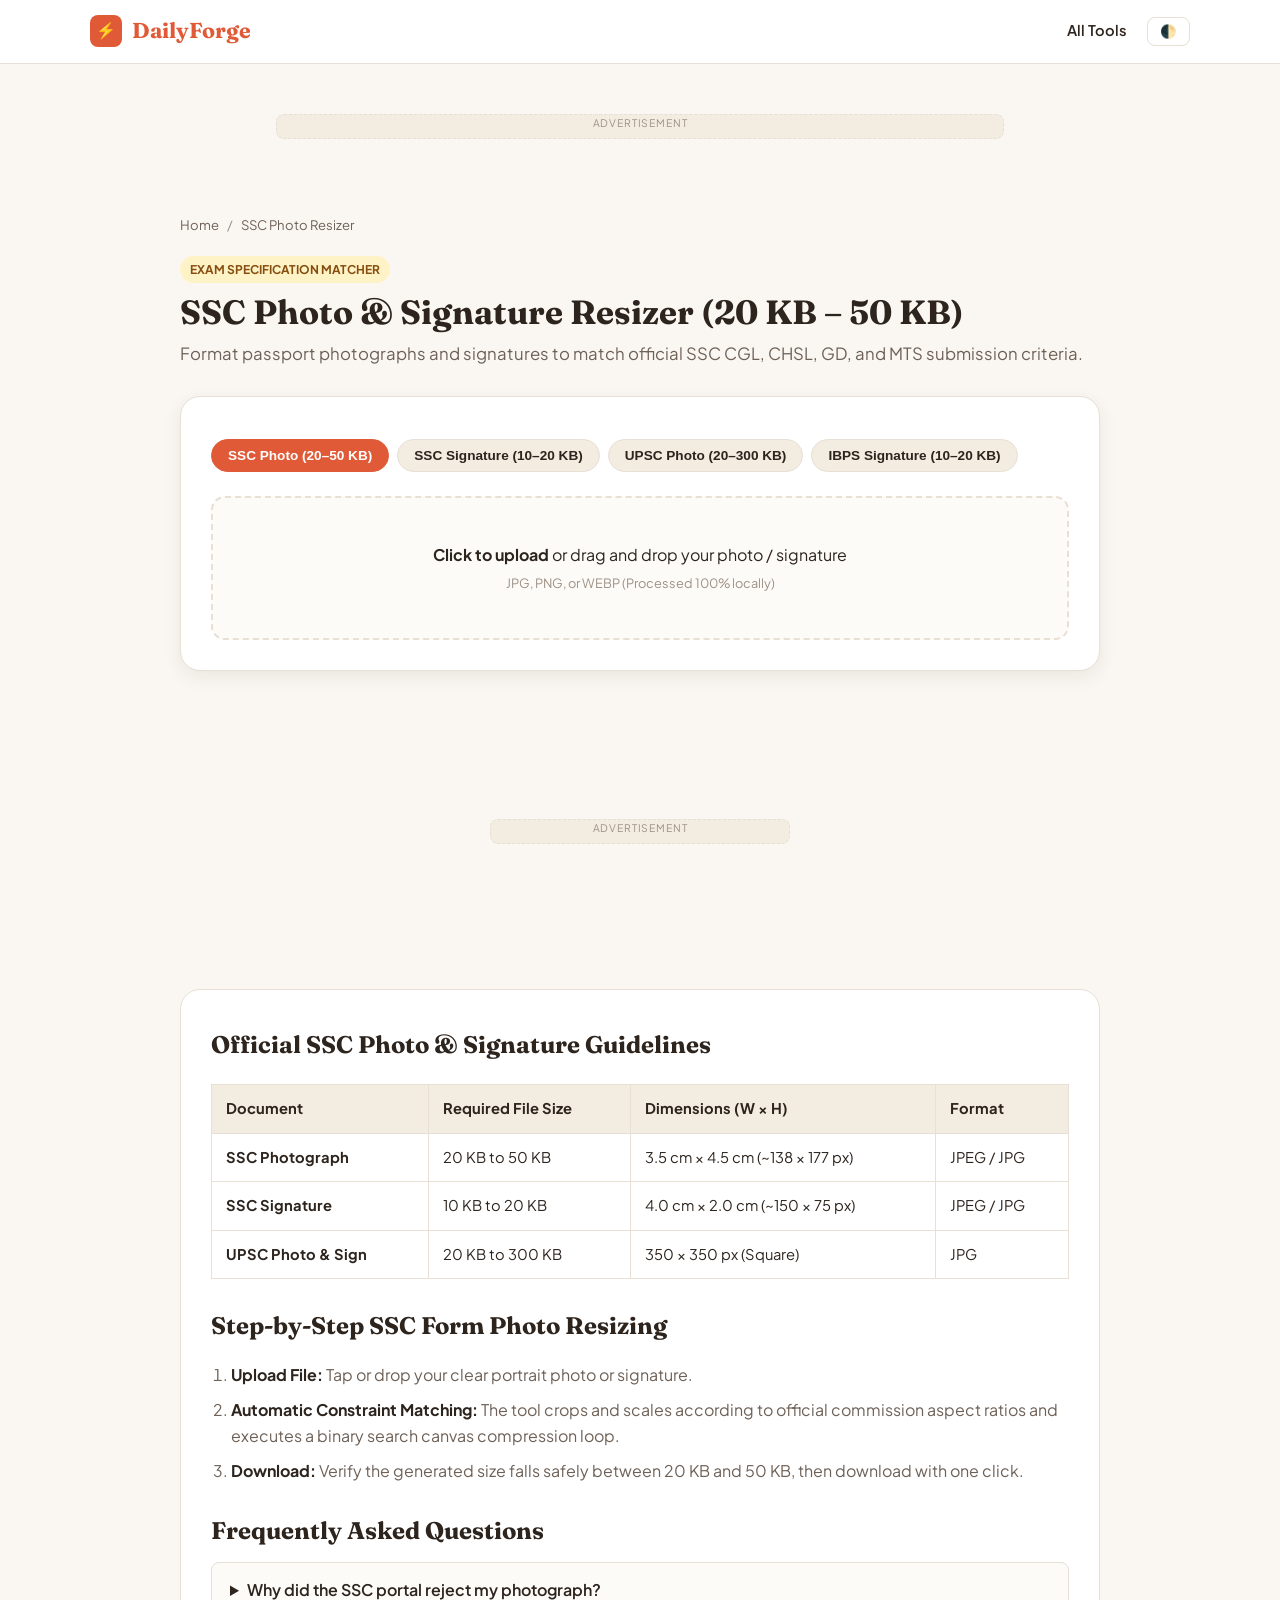
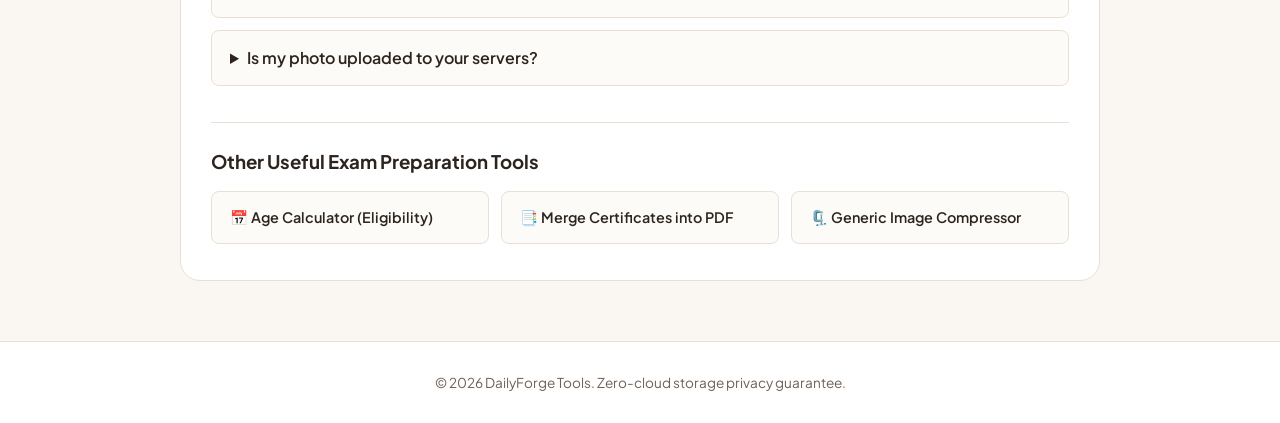
<file: tools/ssc-photo-resizer.html>
<!DOCTYPE html>
<html lang="en">
<head>
  <meta charset="UTF-8">
  <meta name="viewport" content="width=device-width, initial-scale=1.0">
  <title>SSC Photo & Signature Resizer (20KB - 50KB) | Free & Private</title>
  <meta name="description" content="Resize and compress photos and signatures for SSC CGL, CHSL, GD, and MTS exam applications. Exact 20KB-50KB size limit, 3.5cm x 4.5cm dimensions. No upload to server.">
  <link rel="canonical" href="https://dailyforge.tools/tools/ssc-photo-resizer.html">
  <link rel="preconnect" href="https://fonts.googleapis.com">
  <link rel="preconnect" href="https://fonts.gstatic.com" crossorigin>
  <link href="https://fonts.googleapis.com/css2?family=Fraunces:opsz,wght@9..144,600;700&family=Plus+Jakarta+Sans:wght@400;500;600;700&display=swap" rel="stylesheet">
  <link rel="stylesheet" href="../css/main.css">
  <script src="../js/shared.js" defer></script>
  <script type="application/ld+json">
  {
    "@context": "https://schema.org",
    "@graph": [
      {
        "@type": "WebApplication",
        "name": "SSC Photo and Signature Resizer",
        "url": "https://dailyforge.tools/tools/ssc-photo-resizer.html",
        "applicationCategory": "MultimediaApplication",
        "operatingSystem": "All",
        "offers": { "@type": "Offer", "price": "0", "priceCurrency": "INR" }
      },
      {
        "@type": "FAQPage",
        "mainEntity": [
          {
            "@type": "Question",
            "name": "What is the exact photo size required for SSC CGL / CHSL?",
            "acceptedAnswer": {
              "@type": "Answer",
              "text": "The SSC official notification requires a JPEG/JPG photo between 20 KB and 50 KB with dimensions of 3.5 cm width by 4.5 cm height."
            }
          },
          {
            "@type": "Question",
            "name": "What is the required signature size for SSC exams?",
            "acceptedAnswer": {
              "@type": "Answer",
              "text": "The signature must be in JPEG format between 10 KB and 20 KB with dimensions of 4.0 cm width by 2.0 cm height."
            }
          }
        ]
      }
    ]
  }
  </script>
</head>
<body>
  <header class="site-header">
    <div class="nav-container">
      <a href="../index.html" class="brand-logo">
        <span class="logo-mark">⚡</span>
        <span class="logo-text">DailyForge</span>
      </a>
      <div class="nav-links">
        <a href="../index.html">All Tools</a>
        <button class="theme-toggle-btn" onclick="toggleTheme()" aria-label="Toggle Theme">🌓</button>
      </div>
    </div>
  </header>

  <div class="ad-wrapper-leaderboard"><div class="ad-box"><span class="ad-tag">ADVERTISEMENT</span></div></div>

  <main class="main-content">
    <nav class="breadcrumbs">
      <ol>
        <li><a href="../index.html">Home</a></li>
        <li aria-current="page">SSC Photo Resizer</li>
      </ol>
    </nav>

    <div class="page-title-block">
      <span class="badge-tag">Exam Specification Matcher</span>
      <h1>SSC Photo &amp; Signature Resizer (20 KB – 50 KB)</h1>
      <p class="subtitle">Format passport photographs and signatures to match official SSC CGL, CHSL, GD, and MTS submission criteria.</p>
    </div>

    <section class="tool-canvas-container">
      <div class="radio-pill-group">
        <button class="pill active" data-type="ssc-photo">SSC Photo (20–50 KB)</button>
        <button class="pill" data-type="ssc-sign">SSC Signature (10–20 KB)</button>
        <button class="pill" data-type="upsc-photo">UPSC Photo (20–300 KB)</button>
        <button class="pill" data-type="ibps-sign">IBPS Signature (10–20 KB)</button>
      </div>

      <div class="drop-zone" id="dropArea" onclick="document.getElementById('fileInput').click()">
        <input type="file" id="fileInput" accept="image/jpeg,image/png,image/webp" style="display:none;">
        <p><strong>Click to upload</strong> or drag and drop your photo / signature</p>
        <span class="drop-sub">JPG, PNG, or WEBP (Processed 100% locally)</span>
      </div>

      <div id="previewStage" style="display:none; margin-top: 24px; text-align: center;">
        <div class="metrics-grid">
          <div class="metric-card">
            <div class="metric-label">Original Weight</div>
            <div class="metric-value" id="origSize">0 KB</div>
          </div>
          <div class="metric-card">
            <div class="metric-label">Optimized Weight</div>
            <div class="metric-value" id="newSize" style="color:var(--terracotta);">0 KB</div>
          </div>
          <div class="metric-card">
            <div class="metric-label">Target Dimensions</div>
            <div class="metric-value" id="newDim">0 x 0</div>
          </div>
        </div>

        <div style="margin: 20px auto; max-width: 280px; border: 1px solid var(--border-light); padding: 8px; background: #fff; border-radius: var(--radius-sm);">
          <canvas id="outputCanvas" style="max-width: 100%; height: auto; display: block; margin: 0 auto;"></canvas>
        </div>

        <button id="downloadBtn" class="btn-primary">Download Resized Image</button>
      </div>
    </section>

    <div class="ad-wrapper-rectangle"><div class="ad-box"><span class="ad-tag">ADVERTISEMENT</span></div></div>

    <article class="seo-article">
      <h2>Official SSC Photo &amp; Signature Guidelines</h2>
      <table class="specs-table">
        <thead>
          <tr>
            <th>Document</th>
            <th>Required File Size</th>
            <th>Dimensions (W × H)</th>
            <th>Format</th>
          </tr>
        </thead>
        <tbody>
          <tr>
            <td><strong>SSC Photograph</strong></td>
            <td>20 KB to 50 KB</td>
            <td>3.5 cm × 4.5 cm (~138 × 177 px)</td>
            <td>JPEG / JPG</td>
          </tr>
          <tr>
            <td><strong>SSC Signature</strong></td>
            <td>10 KB to 20 KB</td>
            <td>4.0 cm × 2.0 cm (~150 × 75 px)</td>
            <td>JPEG / JPG</td>
          </tr>
          <tr>
            <td><strong>UPSC Photo &amp; Sign</strong></td>
            <td>20 KB to 300 KB</td>
            <td>350 × 350 px (Square)</td>
            <td>JPG</td>
          </tr>
        </tbody>
      </table>

      <h2>Step-by-Step SSC Form Photo Resizing</h2>
      <ol class="steps-list">
        <li><strong>Upload File:</strong> Tap or drop your clear portrait photo or signature.</li>
        <li><strong>Automatic Constraint Matching:</strong> The tool crops and scales according to official commission aspect ratios and executes a binary search canvas compression loop.</li>
        <li><strong>Download:</strong> Verify the generated size falls safely between 20 KB and 50 KB, then download with one click.</li>
      </ol>

      <h2>Frequently Asked Questions</h2>
      <div class="faq-accordion">
        <details>
          <summary>Why did the SSC portal reject my photograph?</summary>
          <p>Rejections typically occur when candidates submit images outside the 20 KB to 50 KB boundary, photos with glasses/headgear, or dimensions that deviate from 3.5 cm × 4.5 cm.</p>
        </details>
        <details>
          <summary>Is my photo uploaded to your servers?</summary>
          <p>No. Resizing is conducted entirely in your browser using the HTML5 Canvas API. No images leave your phone or desktop.</p>
        </details>
      </div>

      <section class="related-tools">
        <h3>Other Useful Exam Preparation Tools</h3>
        <div class="related-grid">
          <a href="age-calculator.html" class="related-link">📅 Age Calculator (Eligibility)</a>
          <a href="pdf-merger.html" class="related-link">📑 Merge Certificates into PDF</a>
          <a href="image-compressor.html" class="related-link">🗜️ Generic Image Compressor</a>
        </div>
      </section>
    </article>
  </main>

  <footer class="site-footer">
    <p>&copy; 2026 DailyForge Tools. Zero-cloud storage privacy guarantee.</p>
  </footer>

  <script>
    const fileInput = document.getElementById('fileInput');
    const previewStage = document.getElementById('previewStage');
    const canvas = document.getElementById('outputCanvas');
    const ctx = canvas.getContext('2d');
    const origSizeText = document.getElementById('origSize');
    const newSizeText = document.getElementById('newSize');
    const newDimText = document.getElementById('newDim');
    const downloadBtn = document.getElementById('downloadBtn');

    let currentConfig = { w: 138, h: 177, minKB: 20, maxKB: 50 };
    let loadedImage = null;

    document.querySelectorAll('.radio-pill-group .pill').forEach(btn => {
      btn.addEventListener('click', () => {
        document.querySelectorAll('.radio-pill-group .pill').forEach(p => p.classList.remove('active'));
        btn.classList.add('active');
        const type = btn.getAttribute('data-type');
        if (type === 'ssc-photo') currentConfig = { w: 138, h: 177, minKB: 20, maxKB: 50 };
        if (type === 'ssc-sign') currentConfig = { w: 150, h: 75, minKB: 10, maxKB: 20 };
        if (type === 'upsc-photo') currentConfig = { w: 350, h: 350, minKB: 20, maxKB: 300 };
        if (type === 'ibps-sign') currentConfig = { w: 140, h: 60, minKB: 10, maxKB: 20 };
        if (loadedImage) processImage();
      });
    });

    fileInput.addEventListener('change', (e) => {
      if (e.target.files.length) handleFile(e.target.files[0]);
    });

    function handleFile(file) {
      origSizeText.innerText = (file.size / 1024).toFixed(1) + ' KB';
      const reader = new FileReader();
      reader.onload = (e) => {
        loadedImage = new Image();
        loadedImage.onload = () => {
          previewStage.style.display = 'block';
          processImage();
        };
        loadedImage.src = e.target.result;
      };
      reader.readAsDataURL(file);
    }

    function processImage() {
      canvas.width = currentConfig.w;
      canvas.height = currentConfig.h;
      ctx.fillStyle = '#FFFFFF';
      ctx.fillRect(0, 0, canvas.width, canvas.height);
      ctx.drawImage(loadedImage, 0, 0, currentConfig.w, currentConfig.h);

      let low = 0.05, high = 0.98, bestQuality = 0.8;
      for (let i = 0; i < 7; i++) {
        let mid = (low + high) / 2;
        let dataUrl = canvas.toDataURL('image/jpeg', mid);
        let bytes = Math.round((dataUrl.length - 22) * 3 / 4);
        let kb = bytes / 1024;
        bestQuality = mid;
        if (kb > currentConfig.maxKB) high = mid;
        else if (kb < currentConfig.minKB) low = mid;
        else break;
      }

      canvas.toBlob((blob) => {
        newSizeText.innerText = (blob.size / 1024).toFixed(1) + ' KB';
        newDimText.innerText = `${currentConfig.w} × ${currentConfig.h} px`;
        downloadBtn.onclick = () => {
          const a = document.createElement('a');
          a.download = `ssc-ready-${Date.now()}.jpg`;
          a.href = URL.createObjectURL(blob);
          a.click();
        };
      }, 'image/jpeg', bestQuality);
    }
  </script>
</body>
</html>
</file>
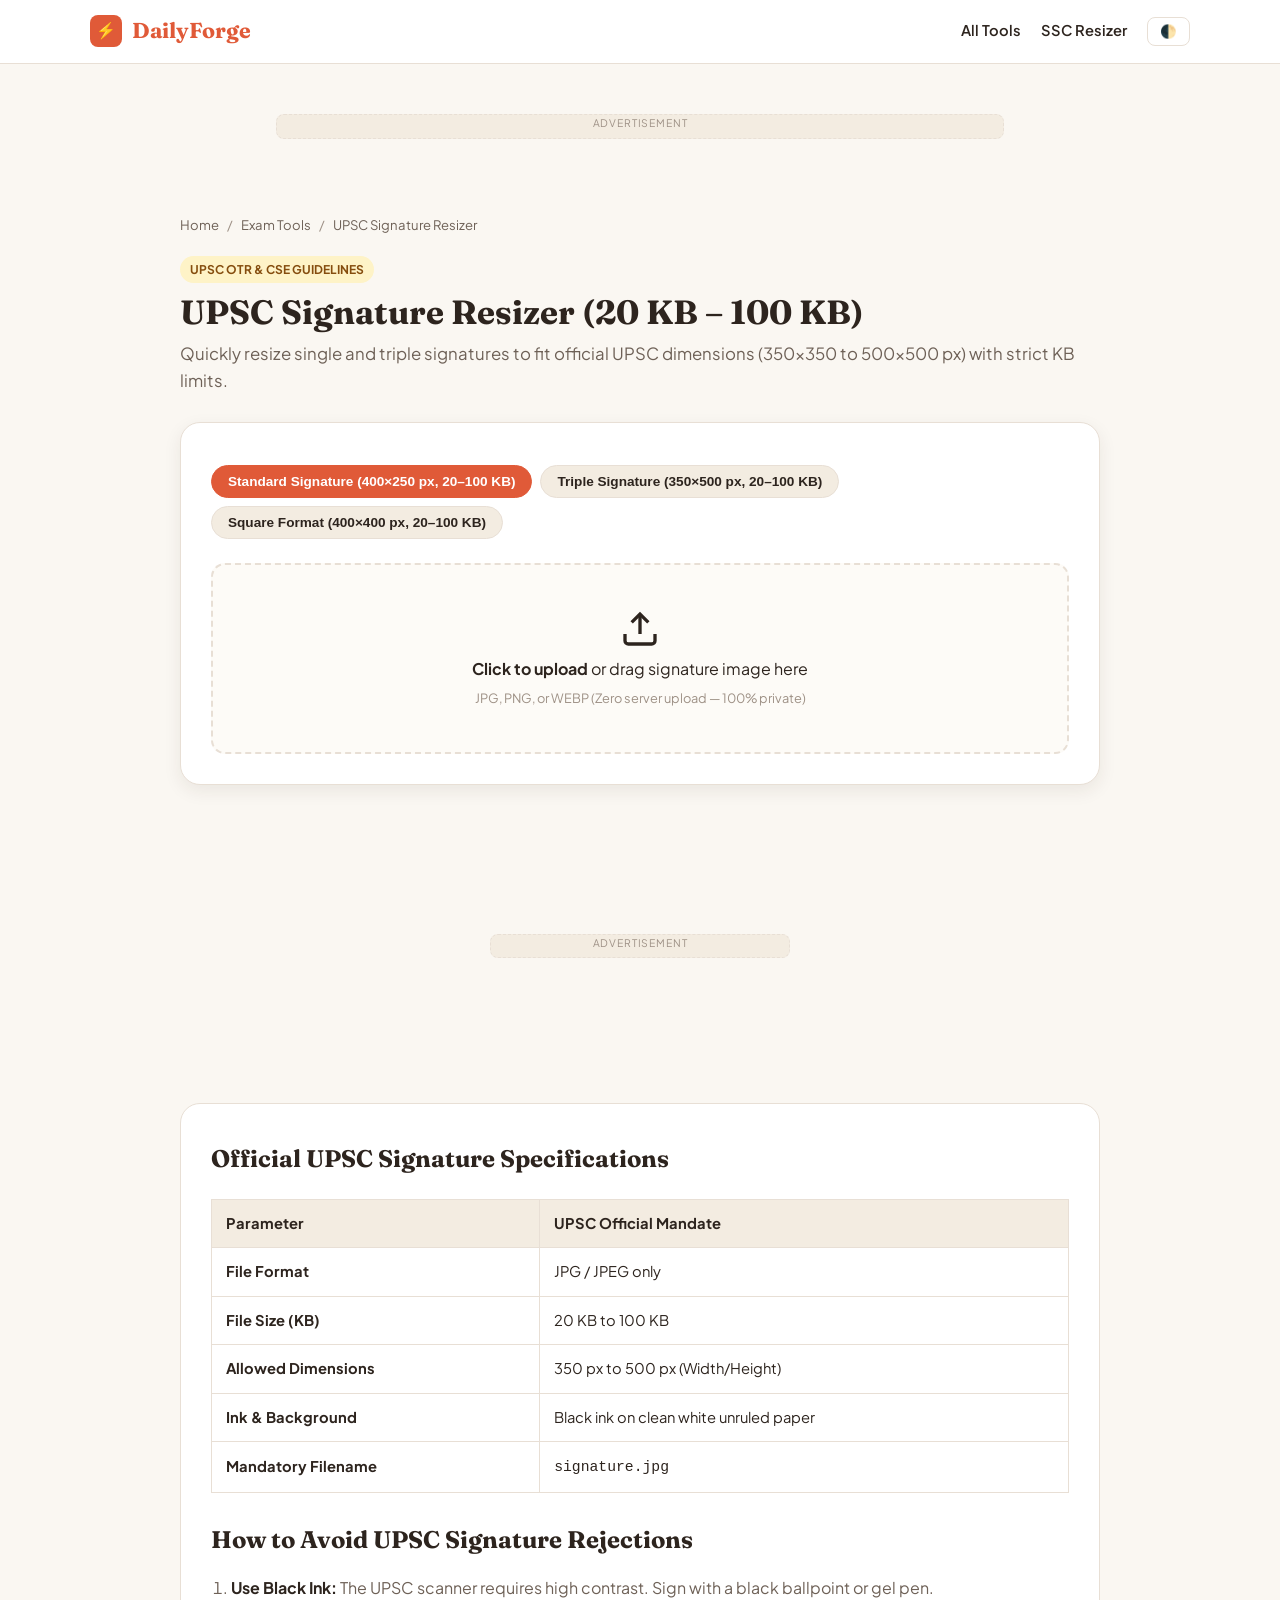
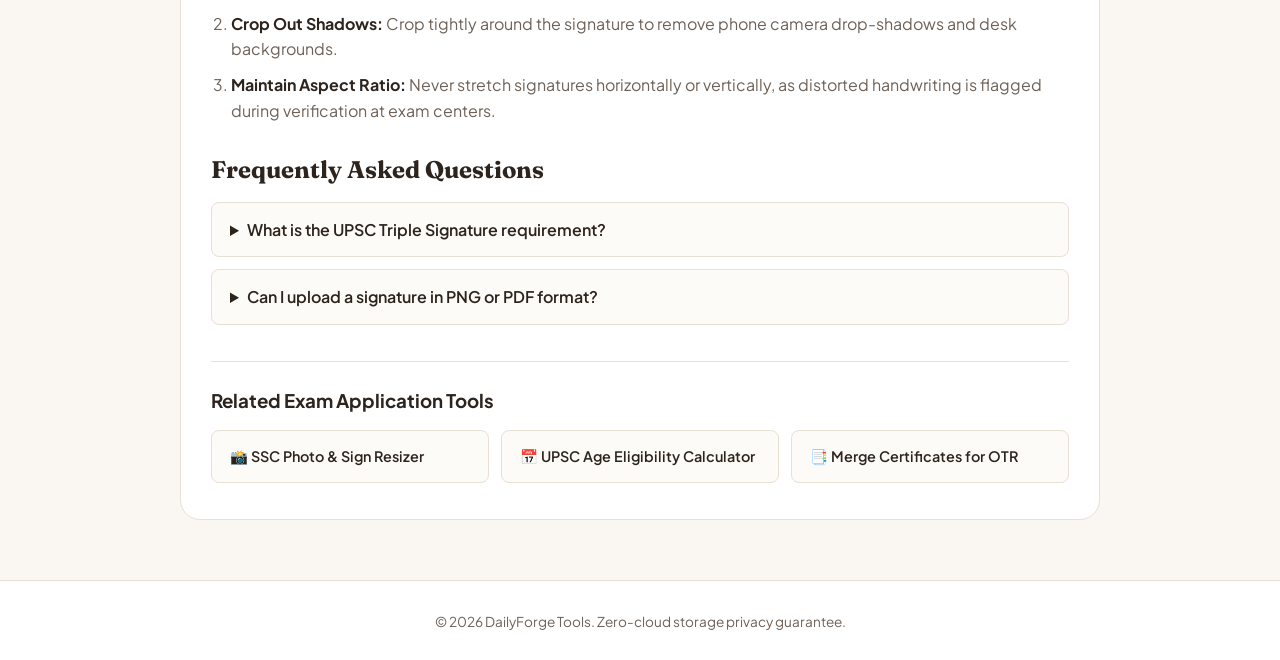
<file: tools/upsc-signature-resizer.html>
<!DOCTYPE html>
<html lang="en">
<head>
  <meta charset="UTF-8">
  <meta name="viewport" content="width=device-width, initial-scale=1.0">
  <title>UPSC Signature Resizer (20 KB - 100 KB) | OTR & CSE Compliant</title>
  <meta name="description" content="Free UPSC signature resizer online. Resize and compress triple or single signatures to official UPSC dimensions (350x350 to 500x500 px, 20KB-100KB). 100% private, zero uploads.">
  <meta name="keywords" content="upsc signature resizer, upsc otr signature size, upsc signature 20 to 100 kb, upsc cse signature dimensions, compress upsc signature">
  <link rel="canonical" href="https://dailyforge.tools/tools/upsc-signature-resizer.html">

  <meta property="og:type" content="website">
  <meta property="og:title" content="UPSC Signature Resizer (20 KB – 100 KB) | Instant & Private">
  <meta property="og:description" content="Compliant with UPSC OTR & Civil Services (CSE) guidelines. Processes 100% locally in your browser.">
  <meta property="og:url" content="https://dailyforge.tools/tools/upsc-signature-resizer.html">

  <link rel="preconnect" href="https://fonts.googleapis.com">
  <link rel="preconnect" href="https://fonts.gstatic.com" crossorigin>
  <link href="https://fonts.googleapis.com/css2?family=Fraunces:opsz,wght@9..144,600;700&family=Plus+Jakarta+Sans:wght@400;500;600;700&display=swap" rel="stylesheet">
  <link rel="stylesheet" href="../css/main.css">
  <script src="../js/shared.js" defer></script>

  <!-- Schema.org for Google Search Rich Snippets -->
  <script type="application/ld+json">
  {
    "@context": "https://schema.org",
    "@graph": [
      {
        "@type": "WebApplication",
        "name": "UPSC Signature Resizer",
        "url": "https://dailyforge.tools/tools/upsc-signature-resizer.html",
        "applicationCategory": "UtilitiesApplication",
        "operatingSystem": "All",
        "offers": { "@type": "Offer", "price": "0", "priceCurrency": "INR" }
      },
      {
        "@type": "HowTo",
        "name": "How to resize signature for UPSC OTR and CSE applications",
        "step": [
          {
            "@type": "HowToStep",
            "name": "Sign on plain white paper",
            "text": "Sign using a black or dark ink pen on a clean, unruled sheet of paper."
          },
          {
            "@type": "HowToStep",
            "name": "Upload to tool",
            "text": "Drag and drop or select your signature image (JPG, PNG, or WEBP)."
          },
          {
            "@type": "HowToStep",
            "name": "Download UPSC-ready file",
            "text": "The tool outputs a JPG file between 20 KB and 100 KB named 'signature.jpg'."
          }
        ]
      },
      {
        "@type": "FAQPage",
        "mainEntity": [
          {
            "@type": "Question",
            "name": "What is the official signature size required for UPSC applications?",
            "acceptedAnswer": {
              "@type": "Answer",
              "text": "The signature must be in JPG format, between 20 KB and 100 KB in file size, with pixel dimensions between 350 x 350 px and 500 x 500 px."
            }
          },
          {
            "@type": "Question",
            "name": "Does UPSC require black ink or blue ink for signatures?",
            "acceptedAnswer": {
              "@type": "Answer",
              "text": "UPSC officially advises candidates to sign on a plain white paper using a black ink pen for maximum contrast and scanner clarity."
            }
          }
        ]
      }
    ]
  }
  </script>
</head>
<body class="tool-page">

  <header class="site-header">
    <div class="nav-container">
      <a href="../index.html" class="brand-logo">
        <span class="logo-mark">⚡</span>
        <span class="logo-text">DailyForge</span>
      </a>
      <div class="nav-links">
        <a href="../index.html">All Tools</a>
        <a href="ssc-photo-resizer.html">SSC Resizer</a>
        <button class="theme-toggle-btn" onclick="toggleTheme()" aria-label="Toggle Theme">🌓</button>
      </div>
    </div>
  </header>

  <div class="ad-wrapper-leaderboard" style="min-height:90px;">
    <div class="ad-box"><span class="ad-tag">ADVERTISEMENT</span></div>
  </div>

  <main class="main-content">
    <nav class="breadcrumbs">
      <ol>
        <li><a href="../index.html">Home</a></li>
        <li><a href="../index.html#exam-tools">Exam Tools</a></li>
        <li aria-current="page">UPSC Signature Resizer</li>
      </ol>
    </nav>

    <div class="page-title-block">
      <span class="badge-tag">UPSC OTR &amp; CSE Guidelines</span>
      <h1>UPSC Signature Resizer (20 KB – 100 KB)</h1>
      <p class="subtitle">Quickly resize single and triple signatures to fit official UPSC dimensions (350×350 to 500×500 px) with strict KB limits.</p>
    </div>

    <section class="tool-canvas-container">
      <div class="radio-pill-group">
        <button class="pill active" data-mode="standard">Standard Signature (400×250 px, 20–100 KB)</button>
        <button class="pill" data-mode="triple">Triple Signature (350×500 px, 20–100 KB)</button>
        <button class="pill" data-mode="square">Square Format (400×400 px, 20–100 KB)</button>
      </div>

      <div class="drop-zone" id="dropArea" onclick="document.getElementById('sigInput').click()">
        <input type="file" id="sigInput" accept="image/jpeg,image/png,image/webp" style="display:none;">
        <svg width="40" height="40" viewBox="0 0 24 24" fill="none" stroke="currentColor" stroke-width="2">
          <path d="M21 15v4a2 2 0 0 1-2 2H5a2 2 0 0 1-2-2v-4"/>
          <polyline points="17 8 12 3 7 8"/>
          <line x1="12" y1="3" x2="12" y2="15"/>
        </svg>
        <p><strong>Click to upload</strong> or drag signature image here</p>
        <span class="drop-sub">JPG, PNG, or WEBP (Zero server upload — 100% private)</span>
      </div>

      <div id="previewStage" style="display:none; margin-top: 24px; text-align: center;">
        <div class="metrics-grid">
          <div class="metric-card">
            <div class="metric-label">Original File Size</div>
            <div class="metric-value" id="origSize">0 KB</div>
          </div>
          <div class="metric-card">
            <div class="metric-label">Target UPSC Size</div>
            <div class="metric-value" id="newSize" style="color:var(--terracotta);">0 KB</div>
          </div>
          <div class="metric-card">
            <div class="metric-label">Pixel Canvas</div>
            <div class="metric-value" id="newDim">0 × 0 px</div>
          </div>
        </div>

        <div style="margin: 20px auto; max-width: 320px; border: 1px solid var(--border-light); padding: 12px; background: #ffffff; border-radius: var(--radius-sm);">
          <canvas id="outputCanvas" style="max-width: 100%; height: auto; display: block; margin: 0 auto;"></canvas>
        </div>

        <button id="downloadBtn" class="btn-primary">Download signature.jpg</button>
      </div>
    </section>

    <div class="ad-wrapper-rectangle" style="min-height:250px;">
      <div class="ad-box"><span class="ad-tag">ADVERTISEMENT</span></div>
    </div>

    <article class="seo-article">
      <h2>Official UPSC Signature Specifications</h2>
      <table class="specs-table">
        <thead>
          <tr>
            <th>Parameter</th>
            <th>UPSC Official Mandate</th>
          </tr>
        </thead>
        <tbody>
          <tr>
            <td><strong>File Format</strong></td>
            <td>JPG / JPEG only</td>
          </tr>
          <tr>
            <td><strong>File Size (KB)</strong></td>
            <td>20 KB to 100 KB</td>
          </tr>
          <tr>
            <td><strong>Allowed Dimensions</strong></td>
            <td>350 px to 500 px (Width/Height)</td>
          </tr>
          <tr>
            <td><strong>Ink &amp; Background</strong></td>
            <td>Black ink on clean white unruled paper</td>
          </tr>
          <tr>
            <td><strong>Mandatory Filename</strong></td>
            <td><code>signature.jpg</code></td>
          </tr>
        </tbody>
      </table>

      <h2>How to Avoid UPSC Signature Rejections</h2>
      <ol class="steps-list">
        <li><strong>Use Black Ink:</strong> The UPSC scanner requires high contrast. Sign with a black ballpoint or gel pen.</li>
        <li><strong>Crop Out Shadows:</strong> Crop tightly around the signature to remove phone camera drop-shadows and desk backgrounds.</li>
        <li><strong>Maintain Aspect Ratio:</strong> Never stretch signatures horizontally or vertically, as distorted handwriting is flagged during verification at exam centers.</li>
      </ol>

      <h2>Frequently Asked Questions</h2>
      <div class="faq-accordion">
        <details>
          <summary>What is the UPSC Triple Signature requirement?</summary>
          <p>For certain recent Civil Services (CSE) notices, candidates are instructed to sign three times vertically on a plain sheet with adequate spacing and scan all three into a single image between 20 KB and 100 KB.</p>
        </details>
        <details>
          <summary>Can I upload a signature in PNG or PDF format?</summary>
          <p>No. The UPSC portal strictly enforces <code>.jpg</code> or <code>.jpeg</code> extensions. This tool automatically converts PNGs to standardized JPG format.</p>
        </details>
      </div>

      <section class="related-tools">
        <h3>Related Exam Application Tools</h3>
        <div class="related-grid">
          <a href="ssc-photo-resizer.html" class="related-link">📸 SSC Photo &amp; Sign Resizer</a>
          <a href="age-calculator.html" class="related-link">📅 UPSC Age Eligibility Calculator</a>
          <a href="pdf-merger.html" class="related-link">📑 Merge Certificates for OTR</a>
        </div>
      </section>
    </article>
  </main>

  <footer class="site-footer">
    <p>&copy; 2026 DailyForge Tools. Zero-cloud storage privacy guarantee.</p>
  </footer>

  <script>
    const sigInput = document.getElementById('sigInput');
    const previewStage = document.getElementById('previewStage');
    const canvas = document.getElementById('outputCanvas');
    const ctx = canvas.getContext('2d');
    const origSizeText = document.getElementById('origSize');
    const newSizeText = document.getElementById('newSize');
    const newDimText = document.getElementById('newDim');
    const downloadBtn = document.getElementById('downloadBtn');

    let currentConfig = { w: 400, h: 250, minKB: 25, maxKB: 90 };
    let loadedImage = null;

    document.querySelectorAll('.radio-pill-group .pill').forEach(btn => {
      btn.addEventListener('click', () => {
        document.querySelectorAll('.radio-pill-group .pill').forEach(p => p.classList.remove('active'));
        btn.classList.add('active');
        const mode = btn.getAttribute('data-mode');
        if (mode === 'standard') currentConfig = { w: 400, h: 250, minKB: 25, maxKB: 90 };
        if (mode === 'triple') currentConfig = { w: 350, h: 500, minKB: 25, maxKB: 90 };
        if (mode === 'square') currentConfig = { w: 400, h: 400, minKB: 25, maxKB: 90 };
        if (loadedImage) processSignature();
      });
    });

    sigInput.addEventListener('change', (e) => {
      if (e.target.files.length) {
        const file = e.target.files[0];
        origSizeText.innerText = (file.size / 1024).toFixed(1) + ' KB';
        const reader = new FileReader();
        reader.onload = (evt) => {
          loadedImage = new Image();
          loadedImage.onload = () => {
            previewStage.style.display = 'block';
            processSignature();
          };
          loadedImage.src = evt.target.result;
        };
        reader.readAsDataURL(file);
      }
    });

    function processSignature() {
      canvas.width = currentConfig.w;
      canvas.height = currentConfig.h;

      // Solid white background
      ctx.fillStyle = '#FFFFFF';
      ctx.fillRect(0, 0, canvas.width, canvas.height);

      // Fit image preserving aspect ratio
      const scale = Math.min((canvas.width - 20) / loadedImage.width, (canvas.height - 20) / loadedImage.height);
      const x = (canvas.width - loadedImage.width * scale) / 2;
      const y = (canvas.height - loadedImage.height * scale) / 2;
      ctx.drawImage(loadedImage, x, y, loadedImage.width * scale, loadedImage.height * scale);

      // Binary search quality targeting for 20KB - 100KB range
      let low = 0.1, high = 0.98, bestQuality = 0.8;
      for (let i = 0; i < 7; i++) {
        let mid = (low + high) / 2;
        let dataUrl = canvas.toDataURL('image/jpeg', mid);
        let bytes = Math.round((dataUrl.length - 22) * 3 / 4);
        let kb = bytes / 1024;
        bestQuality = mid;
        if (kb > currentConfig.maxKB) high = mid;
        else if (kb < currentConfig.minKB) low = mid;
        else break;
      }

      canvas.toBlob((blob) => {
        newSizeText.innerText = (blob.size / 1024).toFixed(1) + ' KB';
        newDimText.innerText = `${currentConfig.w} × ${currentConfig.h} px`;
        downloadBtn.onclick = () => {
          const a = document.createElement('a');
          a.download = 'signature.jpg';
          a.href = URL.createObjectURL(blob);
          a.click();
        };
      }, 'image/jpeg', bestQuality);
    }
  </script>
</body>
</html>
</file>
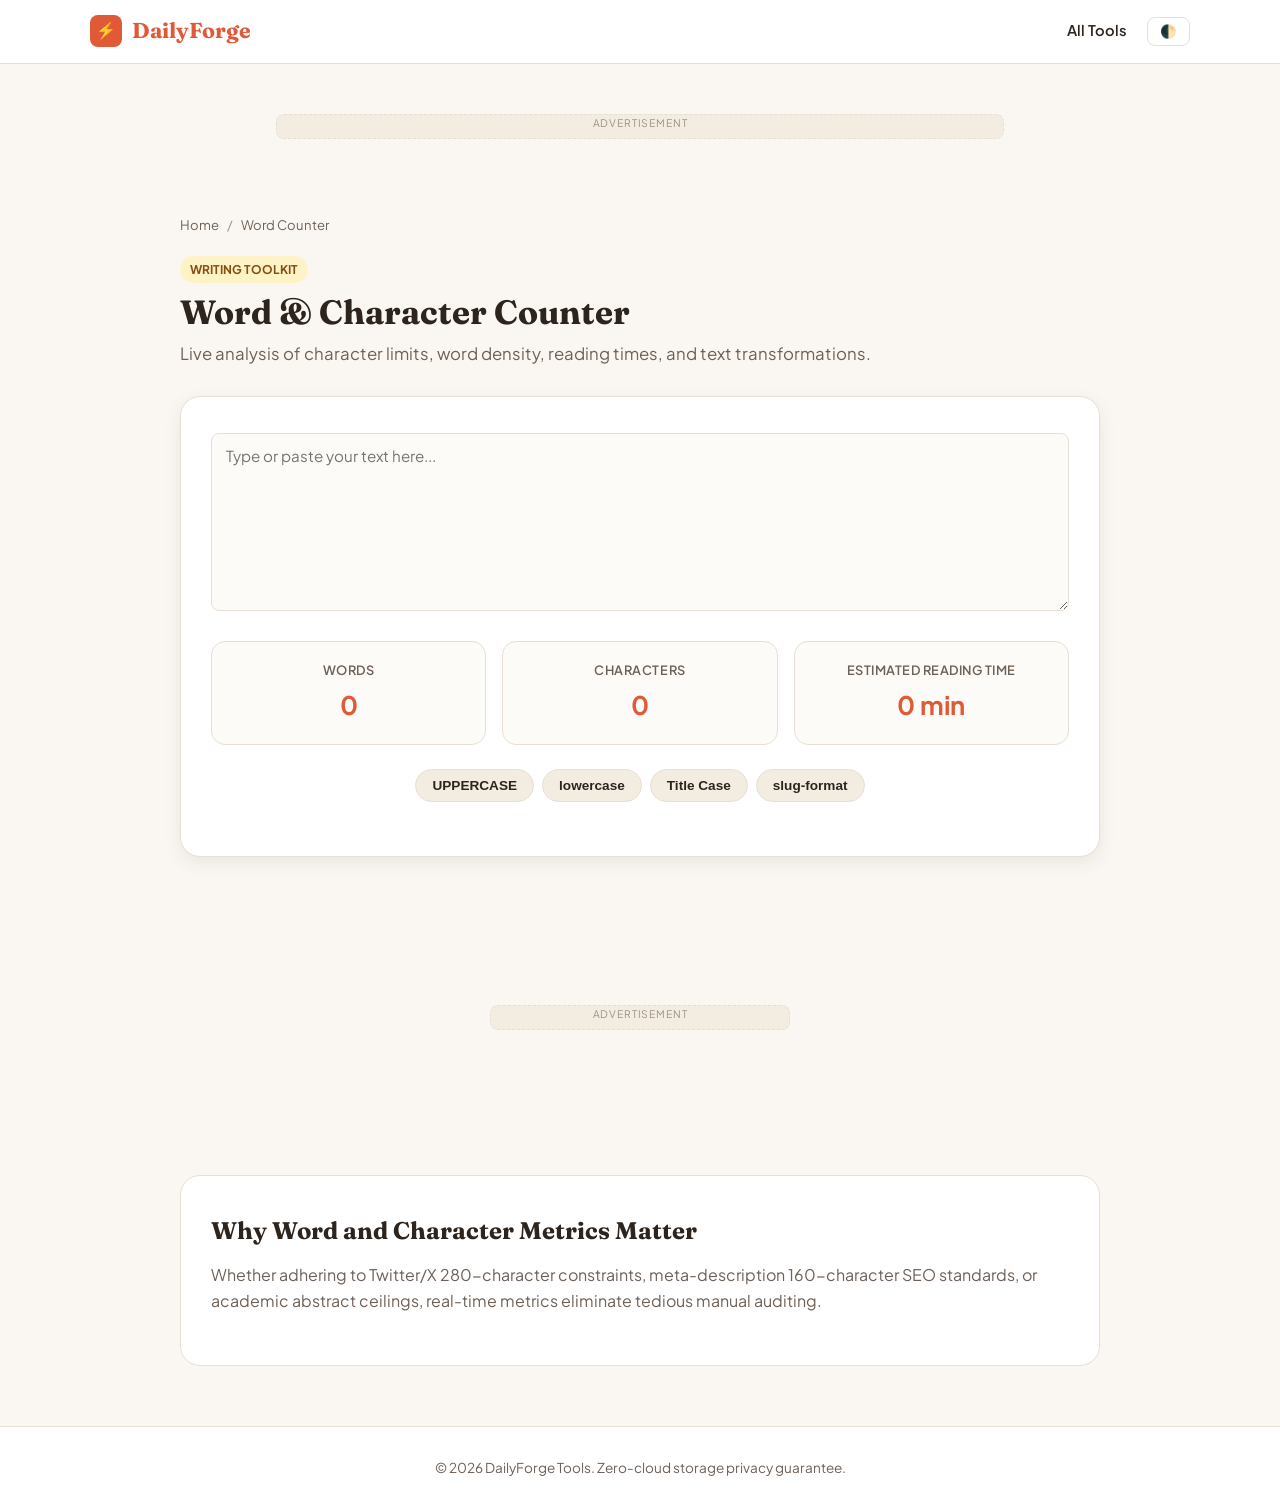
<file: tools/word-counter.html>
<!DOCTYPE html>
<html lang="en">
<head>
  <meta charset="UTF-8">
  <meta name="viewport" content="width=device-width, initial-scale=1.0">
  <title>Word and Character Counter — Real-Time Text Metrics & Reading Time</title>
  <meta name="description" content="Free online word, character, sentence, and paragraph counter. Measure text density, reading time, and apply case transformations.">
  <link rel="canonical" href="https://dailyforge.tools/tools/word-counter.html">
  <link rel="preconnect" href="https://fonts.googleapis.com">
  <link rel="preconnect" href="https://fonts.gstatic.com" crossorigin>
  <link href="https://fonts.googleapis.com/css2?family=Fraunces:opsz,wght@9..144,600;700&family=Plus+Jakarta+Sans:wght@400;500;600;700&display=swap" rel="stylesheet">
  <link rel="stylesheet" href="../css/main.css">
  <script src="../js/shared.js" defer></script>
</head>
<body>
  <header class="site-header">
    <div class="nav-container">
      <a href="../index.html" class="brand-logo"><span class="logo-mark">⚡</span><span class="logo-text">DailyForge</span></a>
      <div class="nav-links">
        <a href="../index.html">All Tools</a>
        <button class="theme-toggle-btn" onclick="toggleTheme()" aria-label="Toggle Theme">🌓</button>
      </div>
    </div>
  </header>

  <div class="ad-wrapper-leaderboard"><div class="ad-box"><span class="ad-tag">ADVERTISEMENT</span></div></div>

  <main class="main-content">
    <nav class="breadcrumbs">
      <ol>
        <li><a href="../index.html">Home</a></li>
        <li aria-current="page">Word Counter</li>
      </ol>
    </nav>

    <div class="page-title-block">
      <span class="badge-tag">Writing Toolkit</span>
      <h1>Word &amp; Character Counter</h1>
      <p class="subtitle">Live analysis of character limits, word density, reading times, and text transformations.</p>
    </div>

    <section class="tool-canvas-container">
      <textarea id="textPayload" class="input-field" rows="8" placeholder="Type or paste your text here..." style="resize:vertical;"></textarea>

      <div class="metrics-grid">
        <div class="metric-card">
          <div class="metric-label">Words</div>
          <div class="metric-value" id="wordCount">0</div>
        </div>
        <div class="metric-card">
          <div class="metric-label">Characters</div>
          <div class="metric-value" id="charCount">0</div>
        </div>
        <div class="metric-card">
          <div class="metric-label">Estimated Reading Time</div>
          <div class="metric-value" id="readTime">0 min</div>
        </div>
      </div>

      <div class="pill-group" style="justify-content:center;">
        <button class="pill" onclick="transformCase('upper')">UPPERCASE</button>
        <button class="pill" onclick="transformCase('lower')">lowercase</button>
        <button class="pill" onclick="transformCase('title')">Title Case</button>
        <button class="pill" onclick="transformCase('slug')">slug-format</button>
      </div>
    </section>

    <div class="ad-wrapper-rectangle"><div class="ad-box"><span class="ad-tag">ADVERTISEMENT</span></div></div>

    <article class="seo-article">
      <h2>Why Word and Character Metrics Matter</h2>
      <p>Whether adhering to Twitter/X 280-character constraints, meta-description 160-character SEO standards, or academic abstract ceilings, real-time metrics eliminate tedious manual auditing.</p>
    </article>
  </main>

  <footer class="site-footer">
    <p>&copy; 2026 DailyForge Tools. Zero-cloud storage privacy guarantee.</p>
  </footer>

  <script>
    const textPayload = document.getElementById('textPayload');
    const wordCount = document.getElementById('wordCount');
    const charCount = document.getElementById('charCount');
    const readTime = document.getElementById('readTime');

    function update() {
      const val = textPayload.value;
      charCount.innerText = val.length;
      const words = val.trim() ? val.trim().split(/\s+/).length : 0;
      wordCount.innerText = words;
      readTime.innerText = `${Math.ceil(words / 200)} min`;
    }

    textPayload.addEventListener('input', update);

    function transformCase(mode) {
      let val = textPayload.value;
      if (mode === 'upper') textPayload.value = val.toUpperCase();
      if (mode === 'lower') textPayload.value = val.toLowerCase();
      if (mode === 'title') textPayload.value = val.replace(/\w\S*/g, (w) => (w.charAt(0).toUpperCase() + w.substr(1).toLowerCase()));
      if (mode === 'slug') textPayload.value = val.toLowerCase().trim().replace(/[^\w\s-]/g, '').replace(/[\s_-]+/g, '-').replace(/^-+|-+$/g, '');
      update();
    }
  </script>
</body>
</html>
</file>
<file: css/main.css>
:root {
  --bg-primary: #FAF7F2;
  --bg-surface: #FFFFFF;
  --bg-card: #FDFBF7;
  --bg-sunken: #F3ECE1;
  --text-main: #2D241E;
  --text-muted: #6E6157;
  --text-faint: #9E9186;
  --terracotta: #E05A38;
  --terracotta-dark: #C44322;
  --amber: #F59E0B;
  --amber-light: #FEF3C7;
  --border-light: #E8DFD5;
  --border-subtle: #F0EAE1;
  --font-serif: 'Fraunces', Georgia, serif;
  --font-sans: 'Plus Jakarta Sans', system-ui, -apple-system, sans-serif;
  --radius-sm: 8px;
  --radius-md: 14px;
  --radius-lg: 20px;
  --shadow-sm: 0 1px 3px rgba(45, 36, 30, 0.05);
  --shadow-md: 0 6px 18px rgba(45, 36, 30, 0.08);
  --shadow-warm: 0 4px 14px rgba(224, 90, 56, 0.2);
}

[data-theme="dark"] {
  --bg-primary: #171412;
  --bg-surface: #211D1A;
  --bg-card: #26211D;
  --bg-sunken: #1C1815;
  --text-main: #F4EFEA;
  --text-muted: #B3A89F;
  --text-faint: #7A6F66;
  --border-light: #3D352F;
  --border-subtle: #2E2722;
  --shadow-sm: 0 1px 3px rgba(0, 0, 0, 0.3);
  --shadow-md: 0 6px 18px rgba(0, 0, 0, 0.4);
}

* {
  box-sizing: border-box;
  margin: 0;
  padding: 0;
}

body {
  font-family: var(--font-sans);
  background-color: var(--bg-primary);
  color: var(--text-main);
  line-height: 1.6;
  -webkit-font-smoothing: antialiased;
  display: flex;
  flex-direction: column;
  min-height: 100vh;
}

a {
  color: inherit;
  text-decoration: none;
}

/* Header */
.site-header {
  background: var(--bg-surface);
  border-bottom: 1px solid var(--border-light);
  position: sticky;
  top: 0;
  z-index: 100;
}

.nav-container {
  max-width: 1140px;
  margin: 0 auto;
  padding: 14px 20px;
  display: flex;
  align-items: center;
  justify-content: space-between;
}

.brand-logo {
  display: flex;
  align-items: center;
  gap: 10px;
  font-family: var(--font-serif);
  font-size: 1.35rem;
  font-weight: 700;
  color: var(--terracotta);
}

.logo-mark {
  background: var(--terracotta);
  color: #fff;
  width: 32px;
  height: 32px;
  display: grid;
  place-items: center;
  border-radius: var(--radius-sm);
  font-size: 1rem;
}

.nav-links {
  display: flex;
  align-items: center;
  gap: 20px;
  font-size: 0.92rem;
  font-weight: 600;
}

.nav-links a:hover {
  color: var(--terracotta);
}

.theme-toggle-btn {
  background: transparent;
  border: 1px solid var(--border-light);
  padding: 6px 12px;
  border-radius: var(--radius-sm);
  cursor: pointer;
  color: var(--text-main);
}

/* Ad Units with Zero CLS Reservation */
.ad-wrapper-leaderboard {
  min-height: 90px;
  display: flex;
  justify-content: center;
  align-items: center;
  margin: 18px auto;
  max-width: 728px;
  width: 100%;
}

.ad-wrapper-rectangle {
  min-height: 250px;
  display: flex;
  justify-content: center;
  align-items: center;
  margin: 32px auto;
  max-width: 300px;
  width: 100%;
}

.ad-box {
  width: 100%;
  height: 100%;
  background: var(--bg-sunken);
  border: 1px dashed var(--border-light);
  border-radius: var(--radius-sm);
  display: flex;
  flex-direction: column;
  align-items: center;
  justify-content: center;
  position: relative;
}

.ad-tag {
  font-size: 0.65rem;
  letter-spacing: 0.08em;
  color: var(--text-faint);
  text-transform: uppercase;
  margin-bottom: 6px;
}

/* Layout */
.main-content {
  max-width: 960px;
  margin: 0 auto;
  padding: 24px 20px 60px;
  flex: 1;
  width: 100%;
}

.breadcrumbs {
  font-size: 0.82rem;
  color: var(--text-muted);
  margin-bottom: 20px;
}

.breadcrumbs ol {
  display: flex;
  gap: 8px;
  list-style: none;
}

.breadcrumbs li+li::before {
  content: "/";
  margin-right: 8px;
  color: var(--text-faint);
}

.page-title-block {
  margin-bottom: 28px;
}

.page-title-block h1 {
  font-family: var(--font-serif);
  font-size: 2.1rem;
  font-weight: 700;
  line-height: 1.25;
  margin-top: 8px;
  margin-bottom: 8px;
}

.badge-tag {
  display: inline-block;
  background: var(--amber-light);
  color: #854D0E;
  font-size: 0.75rem;
  font-weight: 700;
  padding: 4px 10px;
  border-radius: 999px;
  text-transform: uppercase;
}

.subtitle {
  color: var(--text-muted);
  font-size: 1.05rem;
}

/* Card / Tool Workspace */
.tool-canvas-container {
  background: var(--bg-surface);
  border: 1px solid var(--border-light);
  border-radius: var(--radius-lg);
  padding: 30px;
  box-shadow: var(--shadow-md);
  margin-bottom: 36px;
}

.drop-zone {
  border: 2px dashed var(--border-light);
  border-radius: var(--radius-md);
  padding: 44px 24px;
  text-align: center;
  background: var(--bg-card);
  cursor: pointer;
  transition: border-color 0.2s ease, background 0.2s ease;
}

.drop-zone:hover {
  border-color: var(--terracotta);
  background: var(--bg-sunken);
}

.drop-sub {
  display: block;
  font-size: 0.8rem;
  color: var(--text-faint);
  margin-top: 6px;
}

/* Controls */
.pill-group, .radio-pill-group {
  display: flex;
  flex-wrap: wrap;
  gap: 8px;
  margin: 12px 0 24px;
}

.pill {
  background: var(--bg-sunken);
  border: 1px solid var(--border-light);
  color: var(--text-main);
  padding: 8px 16px;
  border-radius: 999px;
  font-size: 0.85rem;
  font-weight: 600;
  cursor: pointer;
  transition: all 0.15s ease;
}

.pill.active, .pill:hover {
  background: var(--terracotta);
  color: #fff;
  border-color: var(--terracotta);
}

.btn-primary {
  background: var(--terracotta);
  color: #fff;
  border: none;
  font-weight: 700;
  font-size: 1rem;
  padding: 14px 28px;
  border-radius: var(--radius-md);
  cursor: pointer;
  box-shadow: var(--shadow-warm);
  display: inline-flex;
  align-items: center;
  justify-content: center;
  gap: 8px;
  transition: background 0.15s ease, transform 0.05s ease;
}

.btn-primary:hover {
  background: var(--terracotta-dark);
}

.btn-primary:active {
  transform: translateY(1px);
}

.input-field {
  width: 100%;
  padding: 12px 14px;
  border: 1px solid var(--border-light);
  border-radius: var(--radius-sm);
  background: var(--bg-card);
  color: var(--text-main);
  font-size: 0.95rem;
  font-family: inherit;
  margin-top: 6px;
}

.input-field:focus {
  outline: none;
  border-color: var(--terracotta);
}

.form-group {
  margin-bottom: 18px;
}

.form-group label {
  font-size: 0.88rem;
  font-weight: 600;
  color: var(--text-muted);
}

/* Metric Boxes */
.metrics-grid {
  display: grid;
  grid-template-columns: repeat(auto-fit, minmax(200px, 1fr));
  gap: 16px;
  margin: 24px 0;
}

.metric-card {
  background: var(--bg-card);
  border: 1px solid var(--border-light);
  padding: 18px;
  border-radius: var(--radius-md);
  text-align: center;
}

.metric-value {
  font-size: 1.6rem;
  font-weight: 700;
  color: var(--terracotta);
  margin-top: 4px;
}

.metric-label {
  font-size: 0.8rem;
  color: var(--text-muted);
  text-transform: uppercase;
  font-weight: 600;
  letter-spacing: 0.04em;
}

/* SEO Content & Long-Form Articles */
.seo-article {
  background: var(--bg-surface);
  border: 1px solid var(--border-light);
  border-radius: var(--radius-lg);
  padding: 36px 30px;
  margin-top: 24px;
}

.seo-article h2 {
  font-family: var(--font-serif);
  font-size: 1.5rem;
  margin: 28px 0 12px;
  color: var(--text-main);
}

.seo-article h2:first-child {
  margin-top: 0;
}

.seo-article p {
  color: var(--text-muted);
  margin-bottom: 16px;
}

.specs-table {
  width: 100%;
  border-collapse: collapse;
  margin: 20px 0;
  font-size: 0.92rem;
}

.specs-table th, .specs-table td {
  border: 1px solid var(--border-light);
  padding: 12px 14px;
  text-align: left;
}

.specs-table th {
  background: var(--bg-sunken);
  color: var(--text-main);
}

.steps-list {
  padding-left: 20px;
  color: var(--text-muted);
  margin: 16px 0;
}

.steps-list li {
  margin-bottom: 10px;
}

.steps-list strong {
  color: var(--text-main);
}

/* FAQ Accordions */
.faq-accordion details {
  background: var(--bg-card);
  border: 1px solid var(--border-light);
  border-radius: var(--radius-sm);
  margin-bottom: 12px;
  padding: 14px 18px;
}

.faq-accordion summary {
  font-weight: 600;
  cursor: pointer;
  color: var(--text-main);
}

.faq-accordion p {
  margin-top: 10px;
  margin-bottom: 0;
  font-size: 0.92rem;
}

/* Internal Linking Mesh */
.related-tools {
  margin-top: 36px;
  border-top: 1px solid var(--border-light);
  padding-top: 24px;
}

.related-grid {
  display: grid;
  grid-template-columns: repeat(auto-fit, minmax(220px, 1fr));
  gap: 12px;
  margin-top: 14px;
}

.related-link {
  background: var(--bg-card);
  border: 1px solid var(--border-light);
  padding: 14px 18px;
  border-radius: var(--radius-sm);
  font-weight: 600;
  font-size: 0.9rem;
  transition: transform 0.1s ease, border-color 0.1s ease;
}

.related-link:hover {
  border-color: var(--terracotta);
  transform: translateY(-2px);
}

/* Directory / Hub Grid */
.tools-grid {
  display: grid;
  grid-template-columns: repeat(auto-fill, minmax(280px, 1fr));
  gap: 20px;
  margin-top: 24px;
}

.hub-tool-card {
  background: var(--bg-surface);
  border: 1px solid var(--border-light);
  border-radius: var(--radius-md);
  padding: 24px;
  transition: transform 0.15s ease, box-shadow 0.15s ease;
}

.hub-tool-card:hover {
  transform: translateY(-3px);
  box-shadow: var(--shadow-md);
  border-color: var(--terracotta);
}

.hub-tool-icon {
  font-size: 1.8rem;
  margin-bottom: 12px;
}

.hub-tool-title {
  font-family: var(--font-serif);
  font-size: 1.25rem;
  font-weight: 700;
  margin-bottom: 6px;
}

.hub-tool-desc {
  font-size: 0.88rem;
  color: var(--text-muted);
}

/* Footer */
.site-footer {
  background: var(--bg-surface);
  border-top: 1px solid var(--border-light);
  padding: 30px 20px;
  text-align: center;
  font-size: 0.85rem;
  color: var(--text-muted);
}

@media (max-width: 640px) {
  .page-title-block h1 {
    font-size: 1.6rem;
  }
  .tool-canvas-container {
    padding: 20px 16px;
  }
  .ad-wrapper-leaderboard {
    min-height: 50px;
  }
}
</file>
